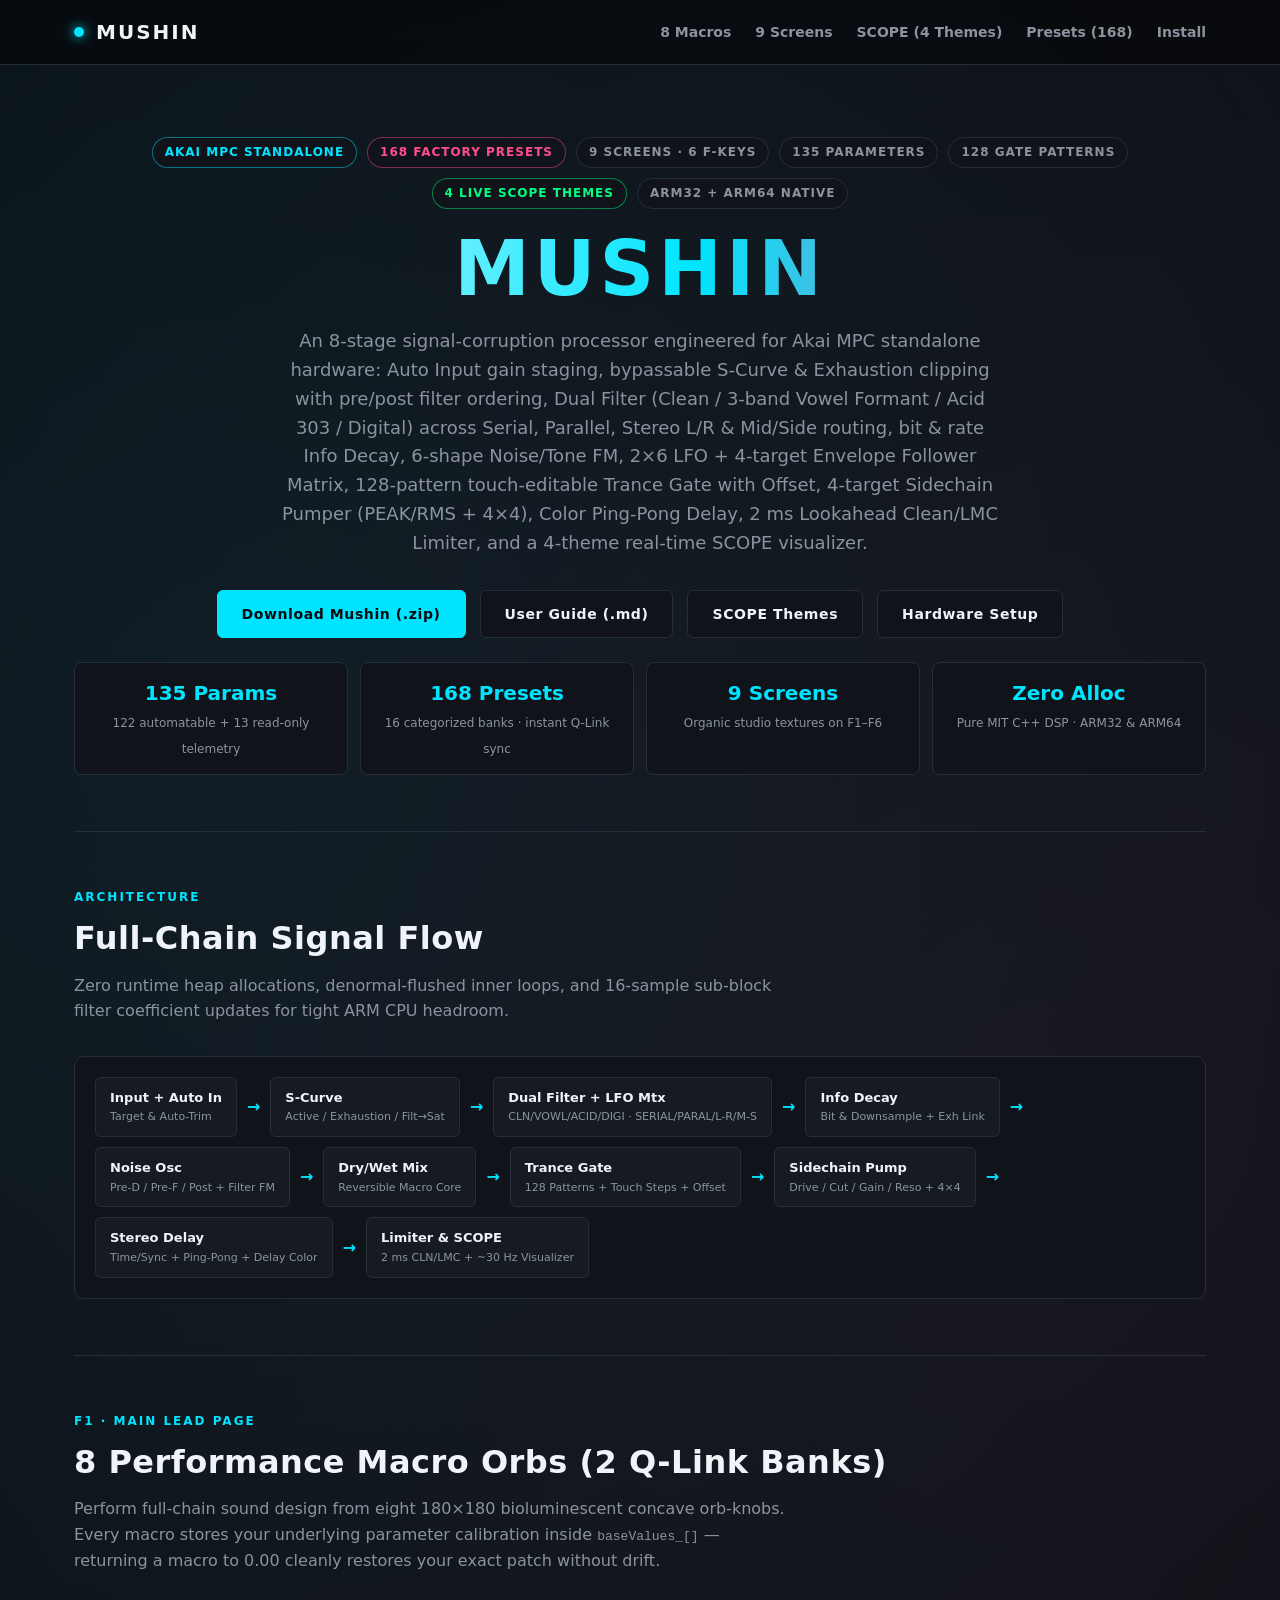
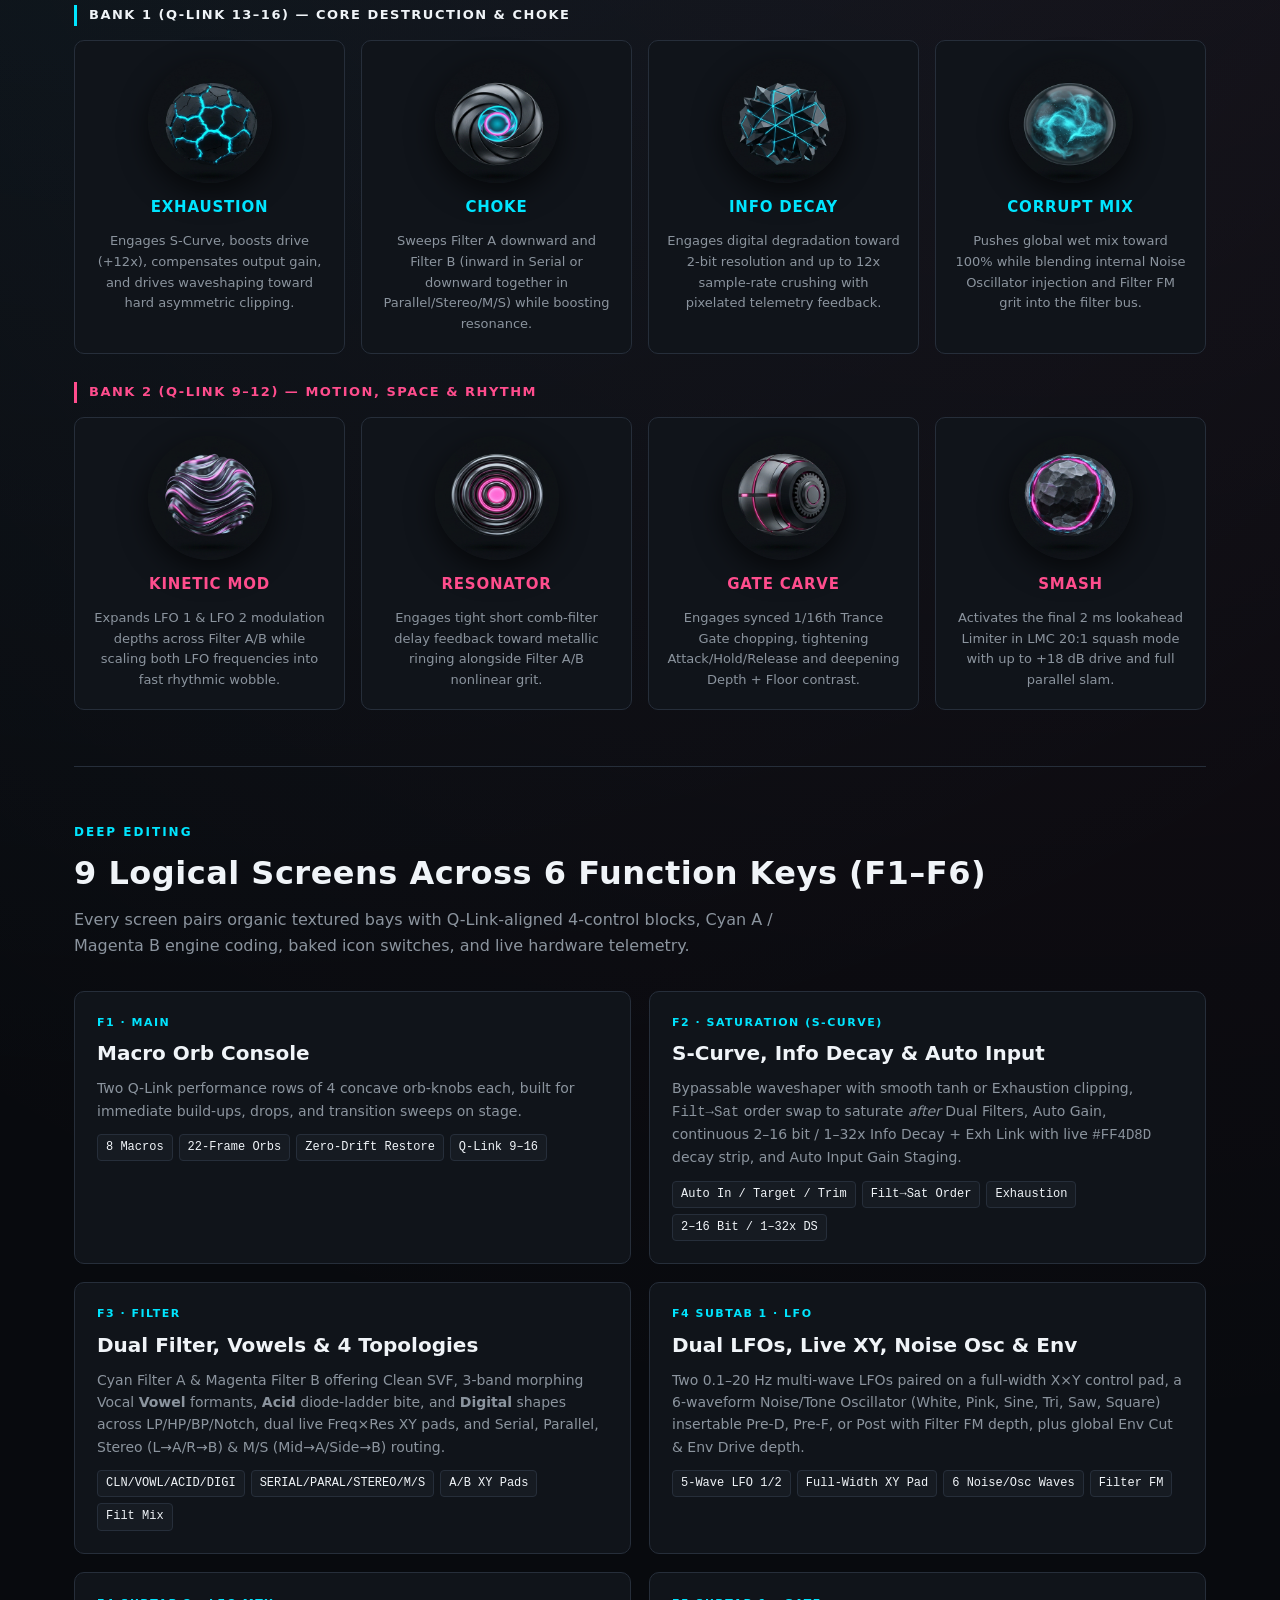
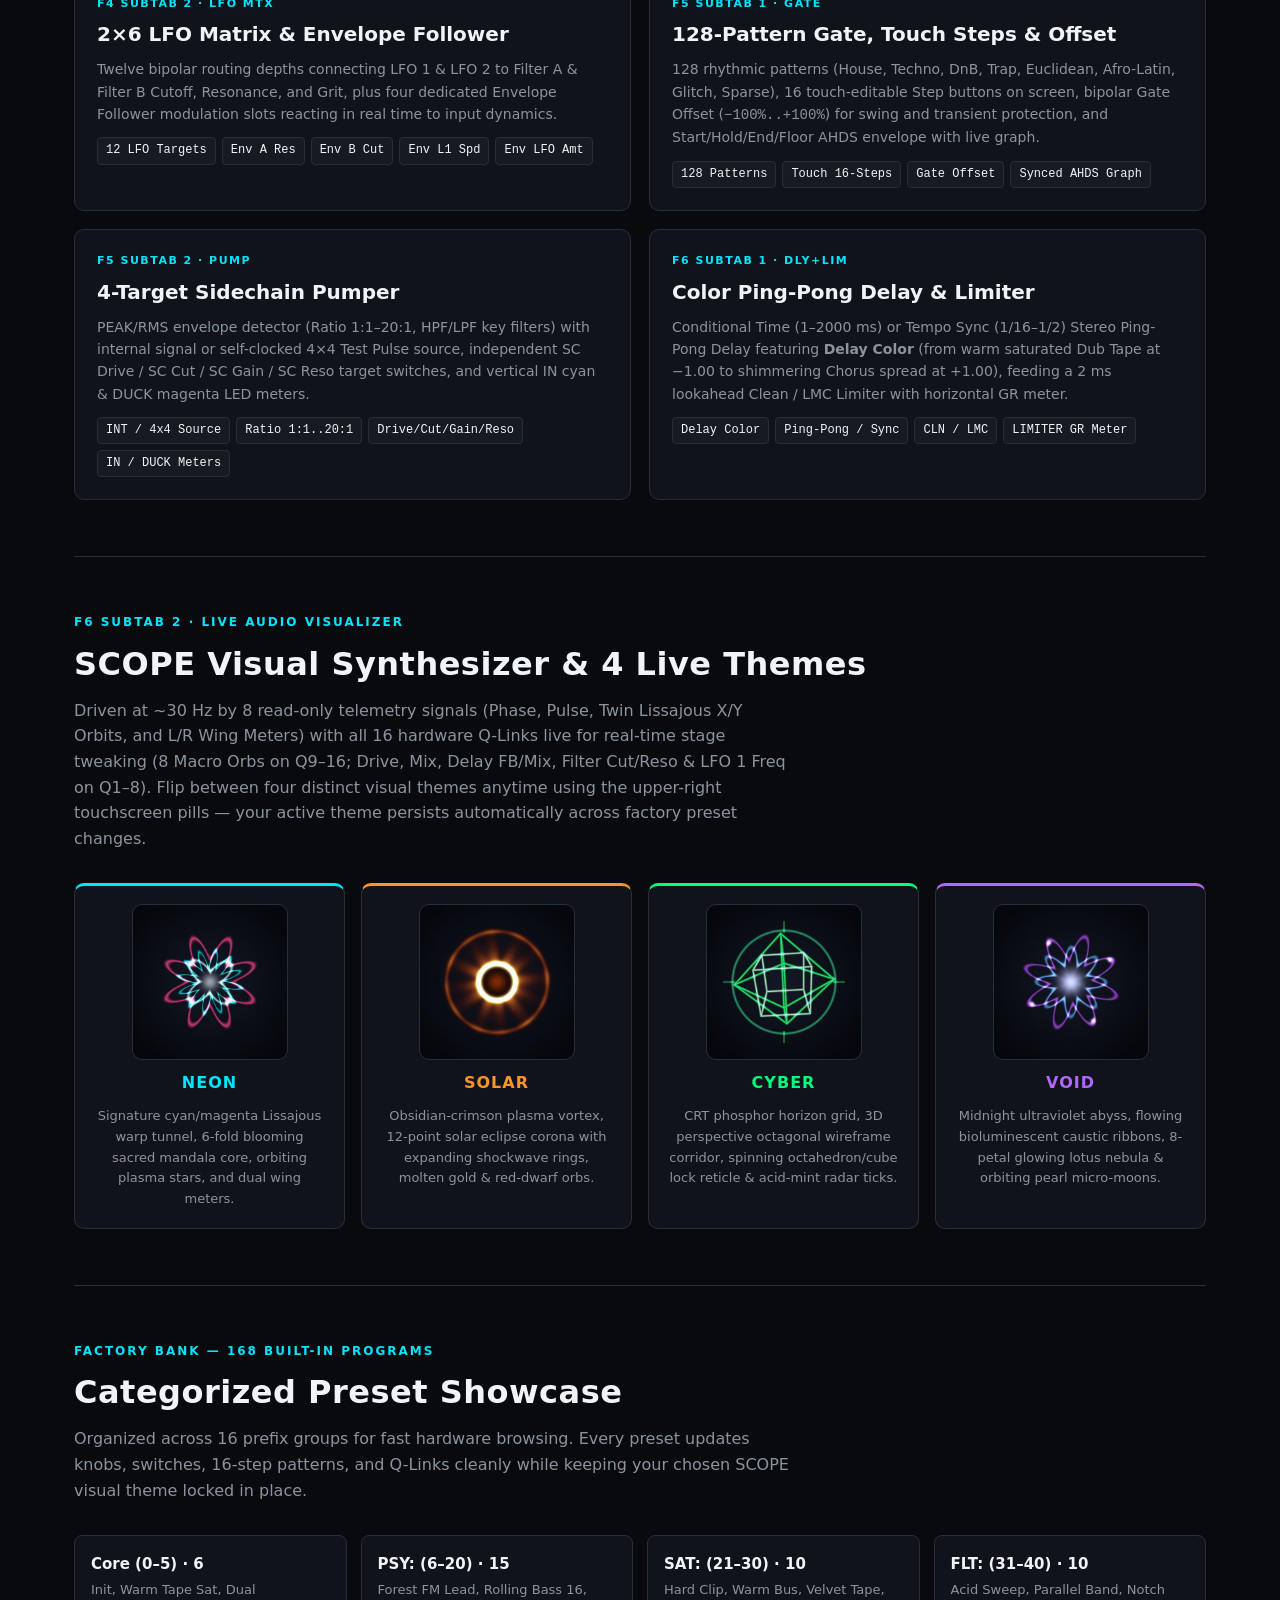
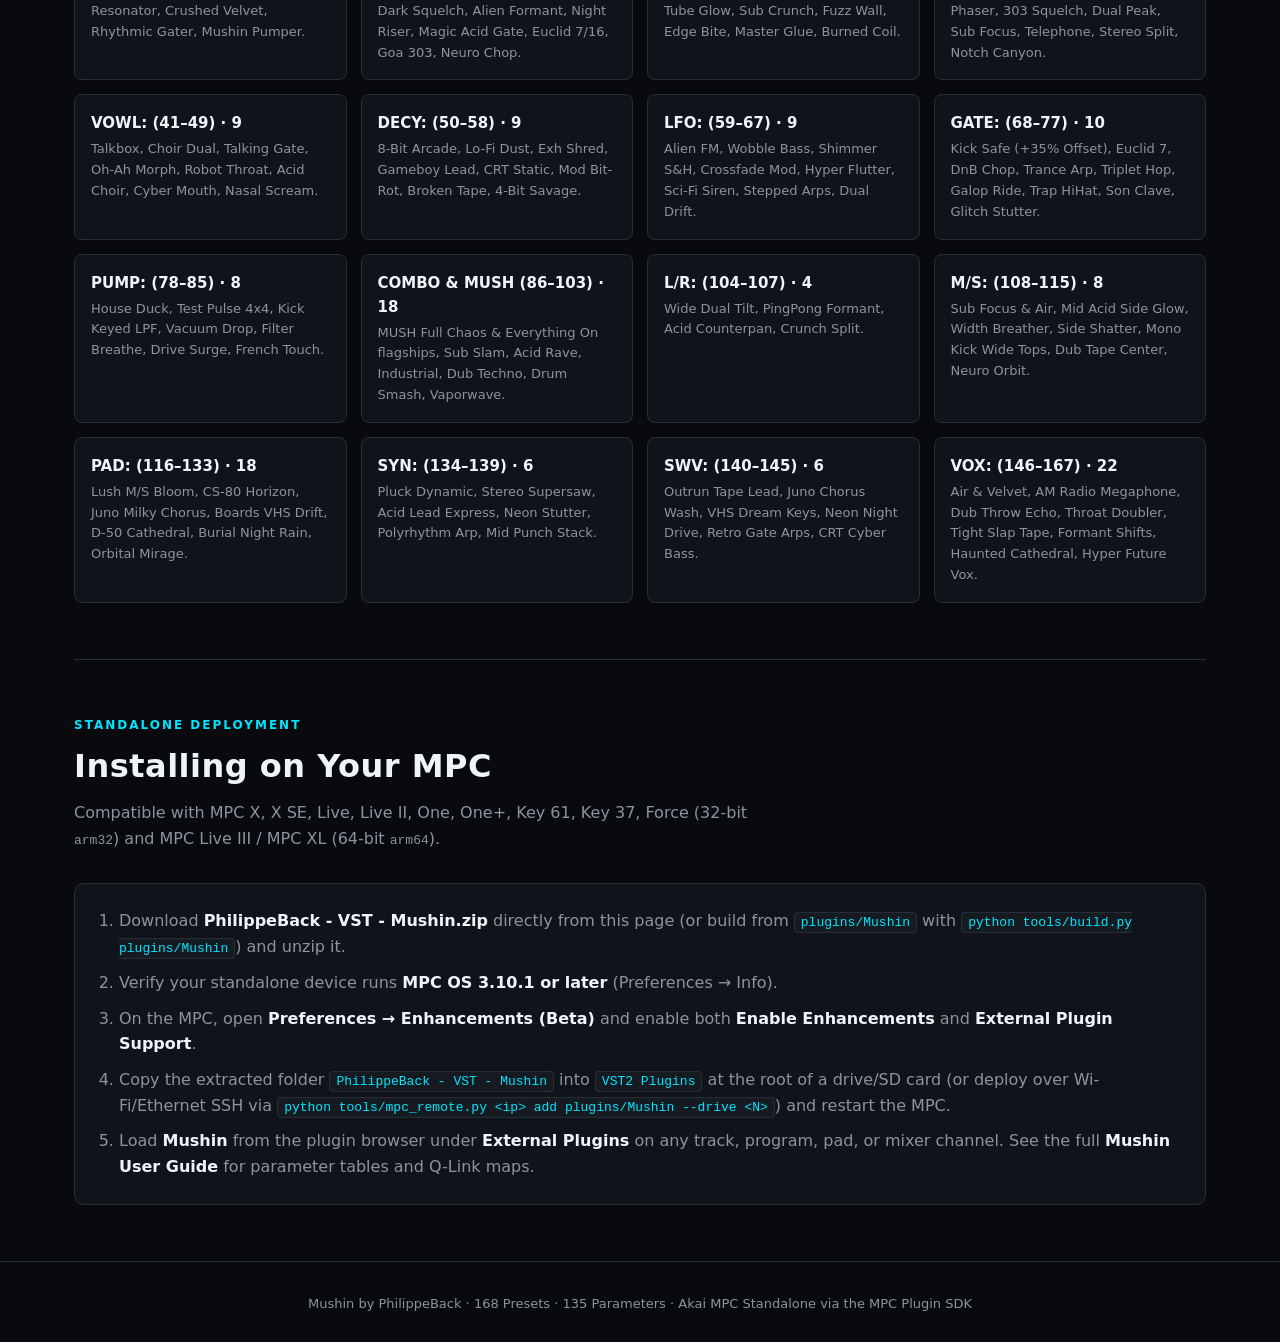
<file: index.html>
<!DOCTYPE html>
<html lang="en">
<head>
  <meta charset="utf-8">
  <meta name="viewport" content="width=device-width, initial-scale=1">
  <title>MUSHIN — Standalone MPC Signal Corruption Engine</title>
  <link rel="stylesheet" href="style.css">
</head>
<body>

<header>
  <div class="container nav">
    <div class="brand">
      <span class="dot"></span>
      <span>MUSHIN</span>
    </div>
    <nav class="nav-links">
      <a href="#macros">8 Macros</a>
      <a href="#modules">9 Screens</a>
      <a href="#scope">SCOPE (4 Themes)</a>
      <a href="#presets">Presets (168)</a>
      <a href="#install">Install</a>
    </nav>
  </div>
</header>

<main class="container">
  <section class="hero">
    <div class="badge-row">
      <span class="badge cyan">Akai MPC Standalone</span>
      <span class="badge magenta">168 Factory Presets</span>
      <span class="badge">9 Screens &middot; 6 F-Keys</span>
      <span class="badge">135 Parameters</span>
      <span class="badge">128 Gate Patterns</span>
      <span class="badge cyber">4 Live SCOPE Themes</span>
      <span class="badge">ARM32 + ARM64 Native</span>
    </div>
    <h1>MUSHIN</h1>
    <p>
      An 8-stage signal-corruption processor engineered for Akai MPC standalone hardware:
      Auto Input gain staging, bypassable S-Curve &amp; Exhaustion clipping with pre/post filter ordering,
      Dual Filter (Clean / 3-band Vowel Formant / Acid 303 / Digital) across Serial, Parallel, Stereo L/R &amp; Mid/Side routing,
      bit &amp; rate Info Decay, 6-shape Noise/Tone FM, 2&times;6 LFO + 4-target Envelope Follower Matrix,
      128-pattern touch-editable Trance Gate with Offset, 4-target Sidechain Pumper (PEAK/RMS + 4&times;4),
      Color Ping-Pong Delay, 2&nbsp;ms Lookahead Clean/LMC Limiter, and a 4-theme real-time SCOPE visualizer.
    </p>
    <div class="cta-row">
      <a class="btn" href="PhilippeBack%20-%20VST%20-%20Mushin.zip" download="PhilippeBack - VST - Mushin.zip">Download Mushin (.zip)</a>
      <a class="btn secondary" href="Mushin%20-%20User%20Guide.md">User Guide (.md)</a>
      <a class="btn secondary" href="#scope">SCOPE Themes</a>
      <a class="btn secondary" href="#install">Hardware Setup</a>
    </div>

    <div class="specs-strip">
      <div class="spec-box"><strong>135 Params</strong><span>122 automatable + 13 read-only telemetry</span></div>
      <div class="spec-box"><strong>168 Presets</strong><span>16 categorized banks &middot; instant Q-Link sync</span></div>
      <div class="spec-box"><strong>9 Screens</strong><span>Organic studio textures on F1&ndash;F6</span></div>
      <div class="spec-box"><strong>Zero Alloc</strong><span>Pure MIT C++ DSP &middot; ARM32 &amp; ARM64</span></div>
    </div>
  </section>

  <section class="section">
    <div class="section-head">
      <div class="eyebrow">Architecture</div>
      <h2>Full-Chain Signal Flow</h2>
      <p>Zero runtime heap allocations, denormal-flushed inner loops, and 16-sample sub-block filter coefficient updates for tight ARM CPU headroom.</p>
    </div>
    <div class="chain">
      <div class="chain-node">Input + Auto In<span>Target &amp; Auto-Trim</span></div>
      <div class="chain-arrow">&rarr;</div>
      <div class="chain-node">S-Curve<span>Active / Exhaustion / Filt&rarr;Sat</span></div>
      <div class="chain-arrow">&rarr;</div>
      <div class="chain-node">Dual Filter + LFO Mtx<span>CLN/VOWL/ACID/DIGI &middot; SERIAL/PARAL/L-R/M-S</span></div>
      <div class="chain-arrow">&rarr;</div>
      <div class="chain-node">Info Decay<span>Bit &amp; Downsample + Exh Link</span></div>
      <div class="chain-arrow">&rarr;</div>
      <div class="chain-node">Noise Osc<span>Pre-D / Pre-F / Post + Filter FM</span></div>
      <div class="chain-arrow">&rarr;</div>
      <div class="chain-node">Dry/Wet Mix<span>Reversible Macro Core</span></div>
      <div class="chain-arrow">&rarr;</div>
      <div class="chain-node">Trance Gate<span>128 Patterns + Touch Steps + Offset</span></div>
      <div class="chain-arrow">&rarr;</div>
      <div class="chain-node">Sidechain Pump<span>Drive / Cut / Gain / Reso + 4&times;4</span></div>
      <div class="chain-arrow">&rarr;</div>
      <div class="chain-node">Stereo Delay<span>Time/Sync + Ping-Pong + Delay Color</span></div>
      <div class="chain-arrow">&rarr;</div>
      <div class="chain-node">Limiter &amp; SCOPE<span>2 ms CLN/LMC + ~30 Hz Visualizer</span></div>
    </div>
  </section>

  <section class="section" id="macros">
    <div class="section-head">
      <div class="eyebrow">F1 &middot; MAIN Lead Page</div>
      <h2>8 Performance Macro Orbs (2 Q-Link Banks)</h2>
      <p>
        Perform full-chain sound design from eight 180&times;180 bioluminescent concave orb-knobs.
        Every macro stores your underlying parameter calibration inside <code>baseValues_[]</code> &mdash;
        returning a macro to 0.00 cleanly restores your exact patch without drift.
      </p>
    </div>

    <div class="bank-label">Bank 1 (Q-Link 13&ndash;16) &mdash; Core Destruction &amp; Choke</div>
    <div class="macro-grid">
      <article class="macro-card">
        <div class="orb-frame orb-0"></div>
        <h3>EXHAUSTION</h3>
        <p>Engages S-Curve, boosts drive (+12x), compensates output gain, and drives waveshaping toward hard asymmetric clipping.</p>
      </article>
      <article class="macro-card">
        <div class="orb-frame orb-1"></div>
        <h3>CHOKE</h3>
        <p>Sweeps Filter A downward and Filter B (inward in Serial or downward together in Parallel/Stereo/M/S) while boosting resonance.</p>
      </article>
      <article class="macro-card">
        <div class="orb-frame orb-2"></div>
        <h3>INFO DECAY</h3>
        <p>Engages digital degradation toward 2-bit resolution and up to 12x sample-rate crushing with pixelated telemetry feedback.</p>
      </article>
      <article class="macro-card">
        <div class="orb-frame orb-3"></div>
        <h3>CORRUPT MIX</h3>
        <p>Pushes global wet mix toward 100% while blending internal Noise Oscillator injection and Filter FM grit into the filter bus.</p>
      </article>
    </div>

    <div class="bank-label magenta">Bank 2 (Q-Link 9&ndash;12) &mdash; Motion, Space &amp; Rhythm</div>
    <div class="macro-grid">
      <article class="macro-card mag">
        <div class="orb-frame orb-4"></div>
        <h3>KINETIC MOD</h3>
        <p>Expands LFO 1 &amp; LFO 2 modulation depths across Filter A/B while scaling both LFO frequencies into fast rhythmic wobble.</p>
      </article>
      <article class="macro-card mag">
        <div class="orb-frame orb-5"></div>
        <h3>RESONATOR</h3>
        <p>Engages tight short comb-filter delay feedback toward metallic ringing alongside Filter A/B nonlinear grit.</p>
      </article>
      <article class="macro-card mag">
        <div class="orb-frame orb-6"></div>
        <h3>GATE CARVE</h3>
        <p>Engages synced 1/16th Trance Gate chopping, tightening Attack/Hold/Release and deepening Depth + Floor contrast.</p>
      </article>
      <article class="macro-card mag">
        <div class="orb-frame orb-7"></div>
        <h3>SMASH</h3>
        <p>Activates the final 2&nbsp;ms lookahead Limiter in LMC 20:1 squash mode with up to +18&nbsp;dB drive and full parallel slam.</p>
      </article>
    </div>
  </section>

  <section class="section" id="modules">
    <div class="section-head">
      <div class="eyebrow">Deep Editing</div>
      <h2>9 Logical Screens Across 6 Function Keys (F1&ndash;F6)</h2>
      <p>Every screen pairs organic textured bays with Q-Link-aligned 4-control blocks, Cyan A / Magenta B engine coding, baked icon switches, and live hardware telemetry.</p>
    </div>

    <div class="modules-grid">
      <div class="module-card">
        <div class="mod-tag">F1 &middot; MAIN</div>
        <h3>Macro Orb Console</h3>
        <p>Two Q-Link performance rows of 4 concave orb-knobs each, built for immediate build-ups, drops, and transition sweeps on stage.</p>
        <div class="param-pills">
          <span class="pill">8 Macros</span><span class="pill">22-Frame Orbs</span>
          <span class="pill">Zero-Drift Restore</span><span class="pill">Q-Link 9&ndash;16</span>
        </div>
      </div>

      <div class="module-card">
        <div class="mod-tag">F2 &middot; SATURATION (S-CURVE)</div>
        <h3>S-Curve, Info Decay &amp; Auto Input</h3>
        <p>Bypassable waveshaper with smooth tanh or Exhaustion clipping, <code>Filt&rarr;Sat</code> order swap to saturate <em>after</em> Dual Filters, Auto Gain, continuous 2&ndash;16&nbsp;bit / 1&ndash;32x Info Decay + Exh Link with live <code>#FF4D8D</code> decay strip, and Auto Input Gain Staging.</p>
        <div class="param-pills">
          <span class="pill">Auto In / Target / Trim</span><span class="pill">Filt&rarr;Sat Order</span>
          <span class="pill">Exhaustion</span><span class="pill">2&ndash;16 Bit / 1&ndash;32x DS</span>
        </div>
      </div>

      <div class="module-card">
        <div class="mod-tag">F3 &middot; FILTER</div>
        <h3>Dual Filter, Vowels &amp; 4 Topologies</h3>
        <p>Cyan Filter A &amp; Magenta Filter B offering Clean SVF, 3-band morphing Vocal <strong>Vowel</strong> formants, <strong>Acid</strong> diode-ladder bite, and <strong>Digital</strong> shapes across LP/HP/BP/Notch, dual live Freq&times;Res XY pads, and Serial, Parallel, Stereo (L&rarr;A/R&rarr;B) &amp; M/S (Mid&rarr;A/Side&rarr;B) routing.</p>
        <div class="param-pills">
          <span class="pill">CLN/VOWL/ACID/DIGI</span><span class="pill">SERIAL/PARAL/STEREO/M/S</span>
          <span class="pill">A/B XY Pads</span><span class="pill">Filt Mix</span>
        </div>
      </div>

      <div class="module-card">
        <div class="mod-tag">F4 SubTab 1 &middot; LFO</div>
        <h3>Dual LFOs, Live XY, Noise Osc &amp; Env</h3>
        <p>Two 0.1&ndash;20&nbsp;Hz multi-wave LFOs paired on a full-width X&times;Y control pad, a 6-waveform Noise/Tone Oscillator (White, Pink, Sine, Tri, Saw, Square) insertable Pre-D, Pre-F, or Post with Filter FM depth, plus global Env Cut &amp; Env Drive depth.</p>
        <div class="param-pills">
          <span class="pill">5-Wave LFO 1/2</span><span class="pill">Full-Width XY Pad</span>
          <span class="pill">6 Noise/Osc Waves</span><span class="pill">Filter FM</span>
        </div>
      </div>

      <div class="module-card">
        <div class="mod-tag">F4 SubTab 2 &middot; LFO MTX</div>
        <h3>2&times;6 LFO Matrix &amp; Envelope Follower</h3>
        <p>Twelve bipolar routing depths connecting LFO 1 &amp; LFO 2 to Filter A &amp; Filter B Cutoff, Resonance, and Grit, plus four dedicated Envelope Follower modulation slots reacting in real time to input dynamics.</p>
        <div class="param-pills">
          <span class="pill">12 LFO Targets</span><span class="pill">Env A Res</span>
          <span class="pill">Env B Cut</span><span class="pill">Env L1 Spd</span><span class="pill">Env LFO Amt</span>
        </div>
      </div>

      <div class="module-card">
        <div class="mod-tag">F5 SubTab 1 &middot; GATE</div>
        <h3>128-Pattern Gate, Touch Steps &amp; Offset</h3>
        <p>128 rhythmic patterns (House, Techno, DnB, Trap, Euclidean, Afro-Latin, Glitch, Sparse), 16 touch-editable Step buttons on screen, bipolar Gate Offset (<code>&minus;100%..+100%</code>) for swing and transient protection, and Start/Hold/End/Floor AHDS envelope with live graph.</p>
        <div class="param-pills">
          <span class="pill">128 Patterns</span><span class="pill">Touch 16-Steps</span>
          <span class="pill">Gate Offset</span><span class="pill">Synced AHDS Graph</span>
        </div>
      </div>

      <div class="module-card">
        <div class="mod-tag">F5 SubTab 2 &middot; PUMP</div>
        <h3>4-Target Sidechain Pumper</h3>
        <p>PEAK/RMS envelope detector (Ratio 1:1&ndash;20:1, HPF/LPF key filters) with internal signal or self-clocked 4&times;4 Test Pulse source, independent SC Drive / SC Cut / SC Gain / SC Reso target switches, and vertical IN cyan &amp; DUCK magenta LED meters.</p>
        <div class="param-pills">
          <span class="pill">INT / 4x4 Source</span><span class="pill">Ratio 1:1..20:1</span>
          <span class="pill">Drive/Cut/Gain/Reso</span><span class="pill">IN / DUCK Meters</span>
        </div>
      </div>

      <div class="module-card">
        <div class="mod-tag">F6 SubTab 1 &middot; DLY+LIM</div>
        <h3>Color Ping-Pong Delay &amp; Limiter</h3>
        <p>Conditional Time (1&ndash;2000&nbsp;ms) or Tempo Sync (1/16&ndash;1/2) Stereo Ping-Pong Delay featuring <strong>Delay Color</strong> (from warm saturated Dub Tape at &minus;1.00 to shimmering Chorus spread at +1.00), feeding a 2&nbsp;ms lookahead Clean / LMC Limiter with horizontal GR meter.</p>
        <div class="param-pills">
          <span class="pill">Delay Color</span><span class="pill">Ping-Pong / Sync</span>
          <span class="pill">CLN / LMC</span><span class="pill">LIMITER GR Meter</span>
        </div>
      </div>
    </div>
  </section>

  <section class="section" id="scope">
    <div class="section-head">
      <div class="eyebrow">F6 SubTab 2 &middot; Live Audio Visualizer</div>
      <h2>SCOPE Visual Synthesizer &amp; 4 Live Themes</h2>
      <p>
        Driven at ~30&nbsp;Hz by 8 read-only telemetry signals (Phase, Pulse, Twin Lissajous X/Y Orbits, and L/R Wing Meters)
        with all 16 hardware Q-Links live for real-time stage tweaking (8 Macro Orbs on Q9&ndash;16; Drive, Mix, Delay FB/Mix, Filter Cut/Reso &amp; LFO 1 Freq on Q1&ndash;8).
        Flip between four distinct visual themes anytime using the upper-right touchscreen pills &mdash; your active theme persists automatically across factory preset changes.
      </p>
    </div>

    <div class="scope-grid">
      <article class="scope-card neon">
        <div class="scope-thumb"><img src="assets/scope_neon.png" alt="NEON Scope Mandala Preview"></div>
        <h3>NEON</h3>
        <p>Signature cyan/magenta Lissajous warp tunnel, 6-fold blooming sacred mandala core, orbiting plasma stars, and dual wing meters.</p>
      </article>
      <article class="scope-card solar">
        <div class="scope-thumb"><img src="assets/scope_solar.png" alt="SOLAR Scope Eclipse Preview"></div>
        <h3>SOLAR</h3>
        <p>Obsidian-crimson plasma vortex, 12-point solar eclipse corona with expanding shockwave rings, molten gold &amp; red-dwarf orbs.</p>
      </article>
      <article class="scope-card cyber">
        <div class="scope-thumb"><img src="assets/scope_cyber.png" alt="CYBER Scope Wireframe Preview"></div>
        <h3>CYBER</h3>
        <p>CRT phosphor horizon grid, 3D perspective octagonal wireframe corridor, spinning octahedron/cube lock reticle &amp; acid-mint radar ticks.</p>
      </article>
      <article class="scope-card void">
        <div class="scope-thumb"><img src="assets/scope_void.png" alt="VOID Scope Lotus Preview"></div>
        <h3>VOID</h3>
        <p>Midnight ultraviolet abyss, flowing bioluminescent caustic ribbons, 8-petal glowing lotus nebula &amp; orbiting pearl micro-moons.</p>
      </article>
    </div>
  </section>

  <section class="section" id="presets">
    <div class="section-head">
      <div class="eyebrow">Factory Bank &mdash; 168 Built-In Programs</div>
      <h2>Categorized Preset Showcase</h2>
      <p>Organized across 16 prefix groups for fast hardware browsing. Every preset updates knobs, switches, 16-step patterns, and Q-Links cleanly while keeping your chosen SCOPE visual theme locked in place.</p>
    </div>
    <div class="presets-grid">
      <div class="preset-card"><h4>Core (0&ndash;5) &middot; 6</h4><p>Init, Warm Tape Sat, Dual Resonator, Crushed Velvet, Rhythmic Gater, Mushin Pumper.</p></div>
      <div class="preset-card"><h4>PSY: (6&ndash;20) &middot; 15</h4><p>Forest FM Lead, Rolling Bass 16, Dark Squelch, Alien Formant, Night Riser, Magic Acid Gate, Euclid 7/16, Goa 303, Neuro Chop.</p></div>
      <div class="preset-card"><h4>SAT: (21&ndash;30) &middot; 10</h4><p>Hard Clip, Warm Bus, Velvet Tape, Tube Glow, Sub Crunch, Fuzz Wall, Edge Bite, Master Glue, Burned Coil.</p></div>
      <div class="preset-card"><h4>FLT: (31&ndash;40) &middot; 10</h4><p>Acid Sweep, Parallel Band, Notch Phaser, 303 Squelch, Dual Peak, Sub Focus, Telephone, Stereo Split, Notch Canyon.</p></div>
      <div class="preset-card"><h4>VOWL: (41&ndash;49) &middot; 9</h4><p>Talkbox, Choir Dual, Talking Gate, Oh-Ah Morph, Robot Throat, Acid Choir, Cyber Mouth, Nasal Scream.</p></div>
      <div class="preset-card"><h4>DECY: (50&ndash;58) &middot; 9</h4><p>8-Bit Arcade, Lo-Fi Dust, Exh Shred, Gameboy Lead, CRT Static, Mod Bit-Rot, Broken Tape, 4-Bit Savage.</p></div>
      <div class="preset-card"><h4>LFO: (59&ndash;67) &middot; 9</h4><p>Alien FM, Wobble Bass, Shimmer S&amp;H, Crossfade Mod, Hyper Flutter, Sci-Fi Siren, Stepped Arps, Dual Drift.</p></div>
      <div class="preset-card"><h4>GATE: (68&ndash;77) &middot; 10</h4><p>Kick Safe (+35% Offset), Euclid 7, DnB Chop, Trance Arp, Triplet Hop, Galop Ride, Trap HiHat, Son Clave, Glitch Stutter.</p></div>
      <div class="preset-card"><h4>PUMP: (78&ndash;85) &middot; 8</h4><p>House Duck, Test Pulse 4x4, Kick Keyed LPF, Vacuum Drop, Filter Breathe, Drive Surge, French Touch.</p></div>
      <div class="preset-card"><h4>COMBO &amp; MUSH (86&ndash;103) &middot; 18</h4><p>MUSH Full Chaos &amp; Everything On flagships, Sub Slam, Acid Rave, Industrial, Dub Techno, Drum Smash, Vaporwave.</p></div>
      <div class="preset-card"><h4>L/R: (104&ndash;107) &middot; 4</h4><p>Wide Dual Tilt, PingPong Formant, Acid Counterpan, Crunch Split.</p></div>
      <div class="preset-card"><h4>M/S: (108&ndash;115) &middot; 8</h4><p>Sub Focus &amp; Air, Mid Acid Side Glow, Width Breather, Side Shatter, Mono Kick Wide Tops, Dub Tape Center, Neuro Orbit.</p></div>
      <div class="preset-card"><h4>PAD: (116&ndash;133) &middot; 18</h4><p>Lush M/S Bloom, CS-80 Horizon, Juno Milky Chorus, Boards VHS Drift, D-50 Cathedral, Burial Night Rain, Orbital Mirage.</p></div>
      <div class="preset-card"><h4>SYN: (134&ndash;139) &middot; 6</h4><p>Pluck Dynamic, Stereo Supersaw, Acid Lead Express, Neon Stutter, Polyrhythm Arp, Mid Punch Stack.</p></div>
      <div class="preset-card"><h4>SWV: (140&ndash;145) &middot; 6</h4><p>Outrun Tape Lead, Juno Chorus Wash, VHS Dream Keys, Neon Night Drive, Retro Gate Arps, CRT Cyber Bass.</p></div>
      <div class="preset-card"><h4>VOX: (146&ndash;167) &middot; 22</h4><p>Air &amp; Velvet, AM Radio Megaphone, Dub Throw Echo, Throat Doubler, Tight Slap Tape, Formant Shifts, Haunted Cathedral, Hyper Future Vox.</p></div>
    </div>
  </section>

  <section class="section" id="install">
    <div class="section-head">
      <div class="eyebrow">Standalone Deployment</div>
      <h2>Installing on Your MPC</h2>
      <p>Compatible with MPC X, X SE, Live, Live II, One, One+, Key 61, Key 37, Force (32-bit <code>arm32</code>) and MPC Live III / MPC XL (64-bit <code>arm64</code>).</p>
    </div>
    <div class="install-box">
      <ol>
        <li>Download <a href="PhilippeBack%20-%20VST%20-%20Mushin.zip" download="PhilippeBack - VST - Mushin.zip"><strong>PhilippeBack - VST - Mushin.zip</strong></a> directly from this page (or build from <code>plugins/Mushin</code> with <code>python tools/build.py plugins/Mushin</code>) and unzip it.</li>
        <li>Verify your standalone device runs <strong>MPC OS 3.10.1 or later</strong> (Preferences &rarr; Info).</li>
        <li>On the MPC, open <strong>Preferences &rarr; Enhancements (Beta)</strong> and enable both <strong>Enable Enhancements</strong> and <strong>External Plugin Support</strong>.</li>
        <li>Copy the extracted folder <code>PhilippeBack - VST - Mushin</code> into <code>VST2 Plugins</code> at the root of a drive/SD card (or deploy over Wi-Fi/Ethernet SSH via <code>python tools/mpc_remote.py &lt;ip&gt; add plugins/Mushin --drive &lt;N&gt;</code>) and restart the MPC.</li>
        <li>Load <strong>Mushin</strong> from the plugin browser under <strong>External Plugins</strong> on any track, program, pad, or mixer channel. See the full <a href="Mushin%20-%20User%20Guide.md"><strong>Mushin User Guide</strong></a> for parameter tables and Q-Link maps.</li>
      </ol>
    </div>
  </section>
</main>

<footer>
  <div class="container">
    Mushin by PhilippeBack &middot; 168 Presets &middot; 135 Parameters &middot; Akai MPC Standalone via the MPC Plugin SDK
  </div>
</footer>

</body>
</html>
</file>
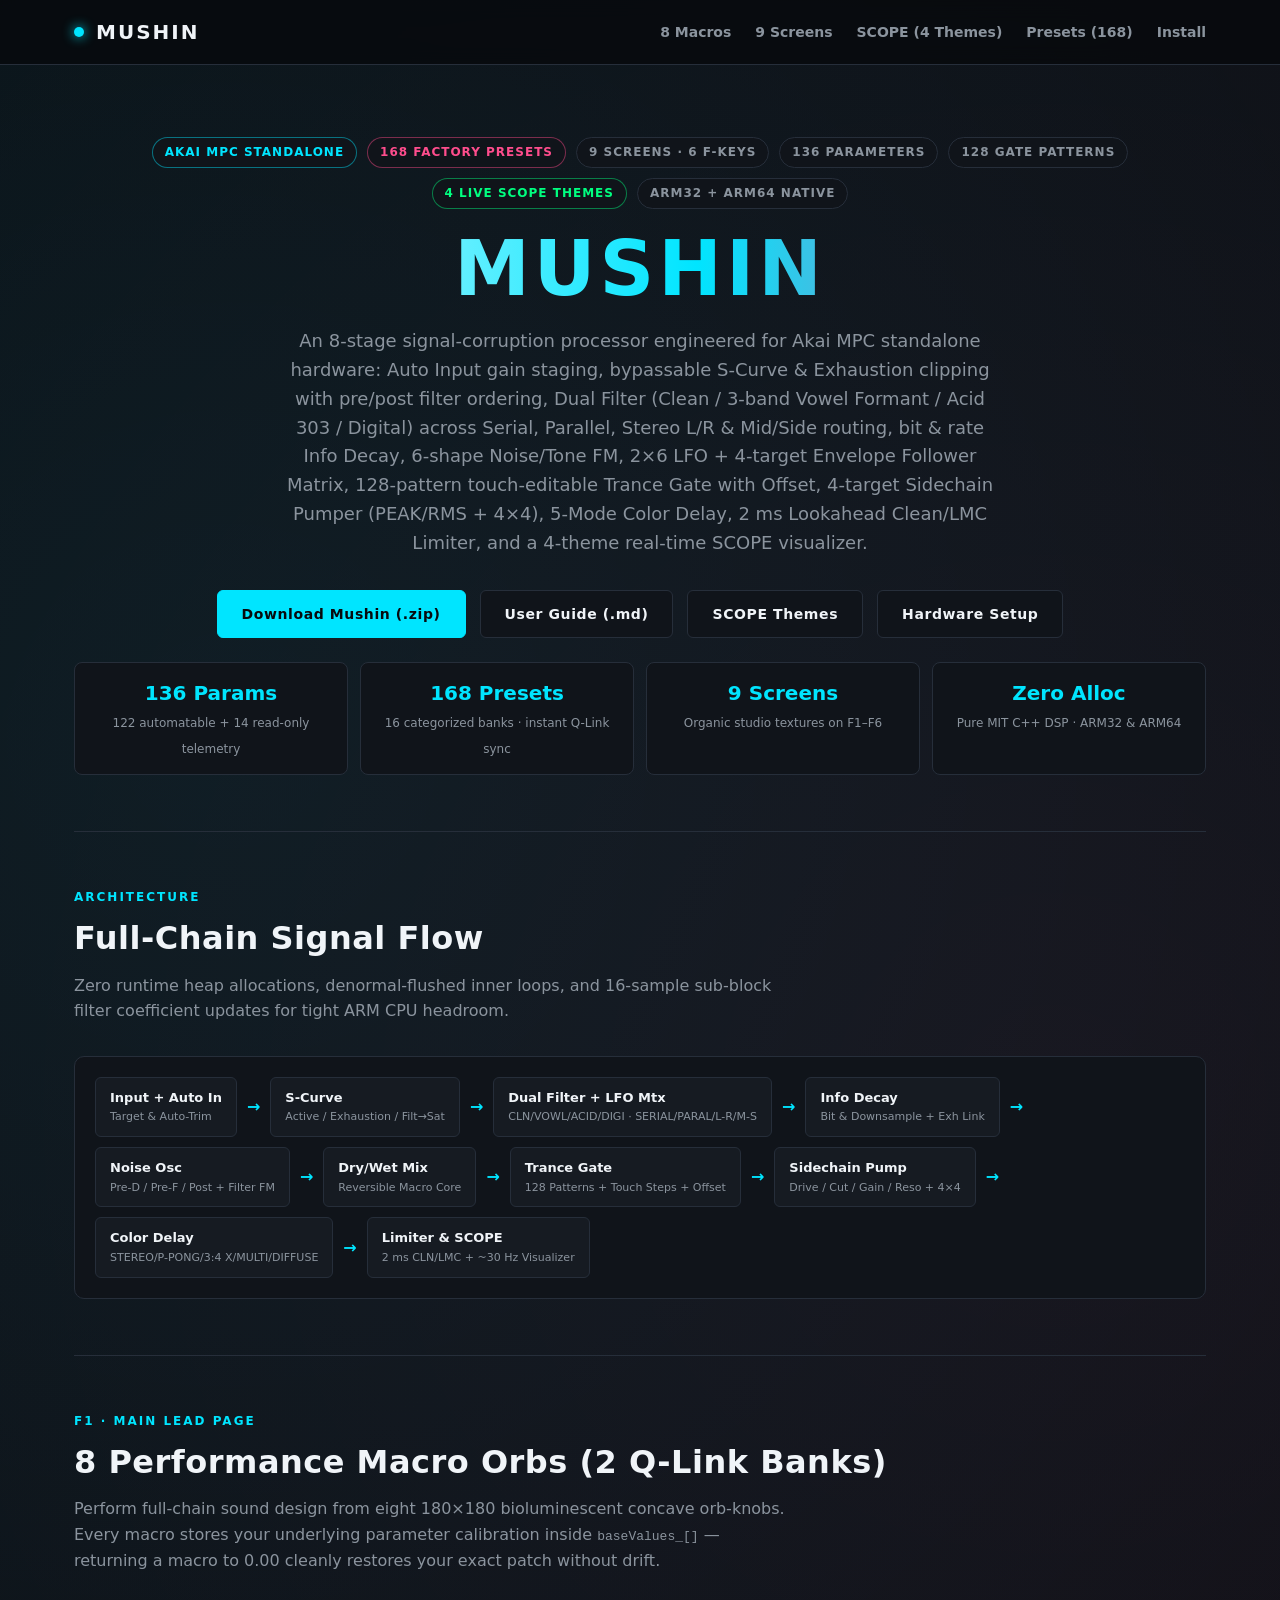
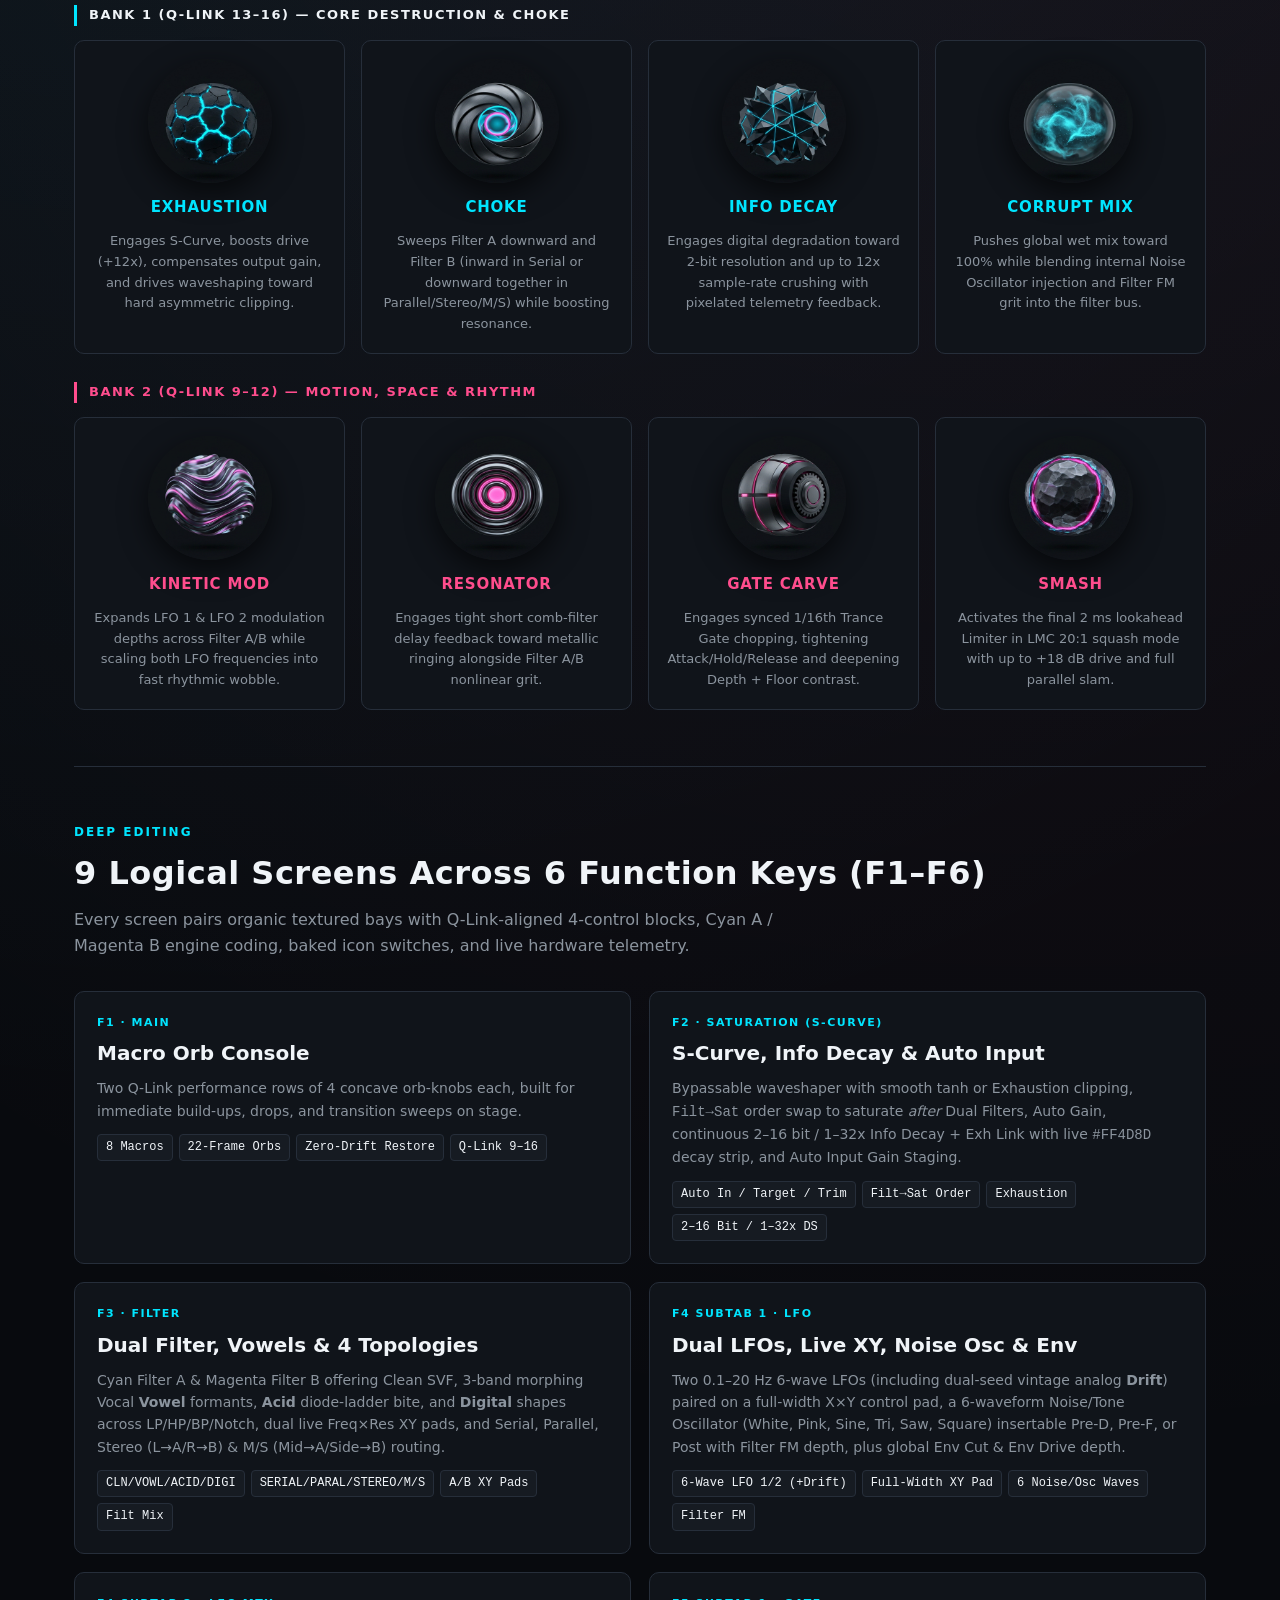
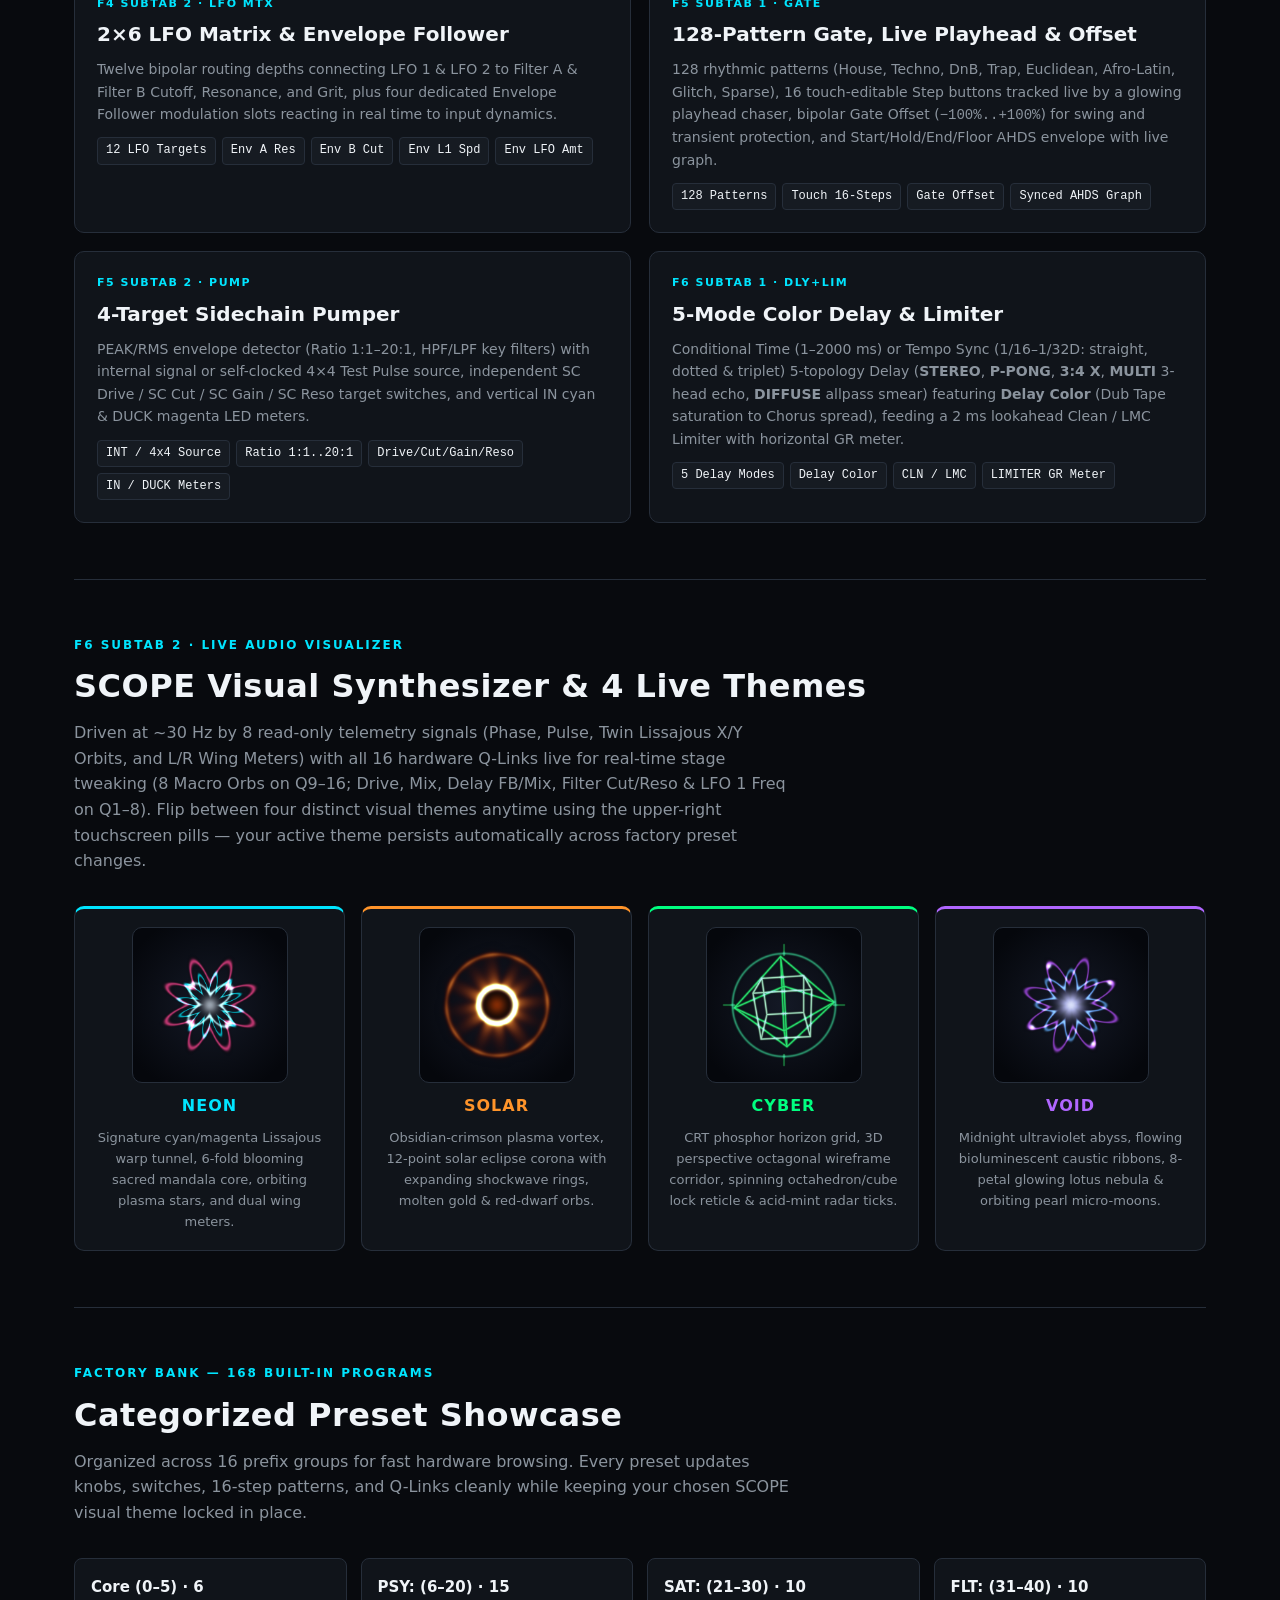
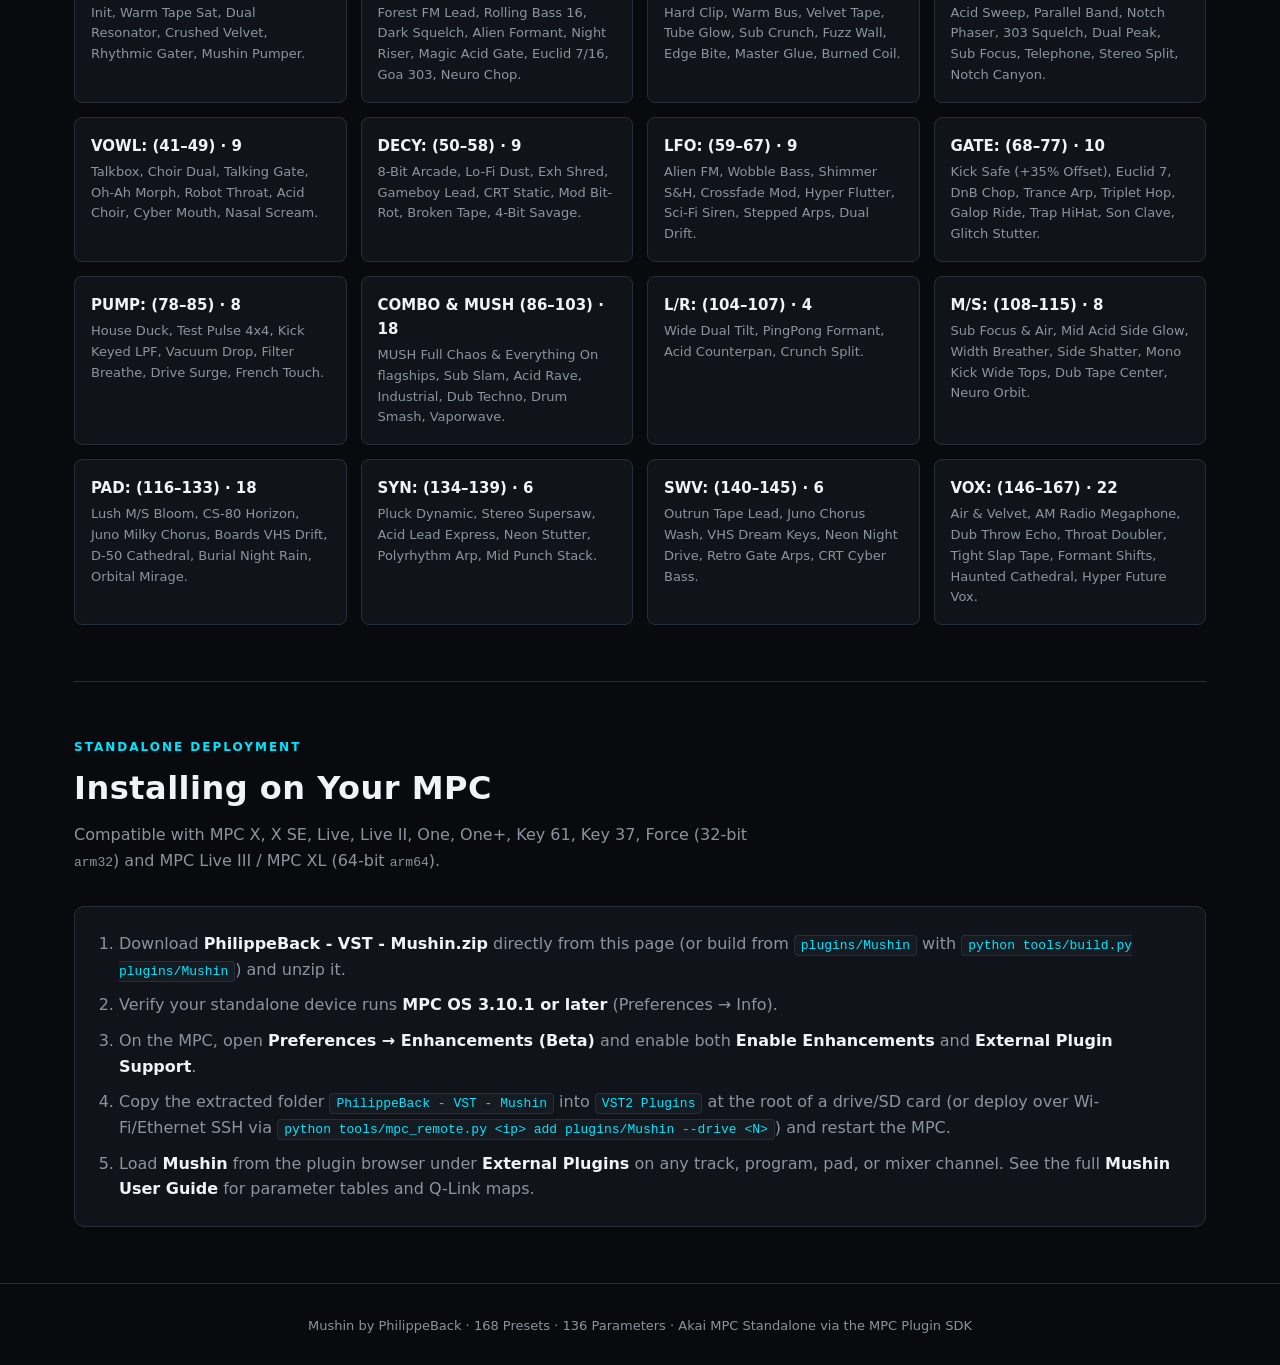
<file: plugins/Mushin/site/index.html>
<!DOCTYPE html>
<html lang="en">
<head>
  <meta charset="utf-8">
  <meta name="viewport" content="width=device-width, initial-scale=1">
  <title>MUSHIN — Standalone MPC Signal Corruption Engine</title>
  <link rel="stylesheet" href="style.css">
</head>
<body>

<header>
  <div class="container nav">
    <div class="brand">
      <span class="dot"></span>
      <span>MUSHIN</span>
    </div>
    <nav class="nav-links">
      <a href="#macros">8 Macros</a>
      <a href="#modules">9 Screens</a>
      <a href="#scope">SCOPE (4 Themes)</a>
      <a href="#presets">Presets (168)</a>
      <a href="#install">Install</a>
    </nav>
  </div>
</header>

<main class="container">
  <section class="hero">
    <div class="badge-row">
      <span class="badge cyan">Akai MPC Standalone</span>
      <span class="badge magenta">168 Factory Presets</span>
      <span class="badge">9 Screens &middot; 6 F-Keys</span>
      <span class="badge">136 Parameters</span>
      <span class="badge">128 Gate Patterns</span>
      <span class="badge cyber">4 Live SCOPE Themes</span>
      <span class="badge">ARM32 + ARM64 Native</span>
    </div>
    <h1>MUSHIN</h1>
    <p>
      An 8-stage signal-corruption processor engineered for Akai MPC standalone hardware:
      Auto Input gain staging, bypassable S-Curve &amp; Exhaustion clipping with pre/post filter ordering,
      Dual Filter (Clean / 3-band Vowel Formant / Acid 303 / Digital) across Serial, Parallel, Stereo L/R &amp; Mid/Side routing,
      bit &amp; rate Info Decay, 6-shape Noise/Tone FM, 2&times;6 LFO + 4-target Envelope Follower Matrix,
      128-pattern touch-editable Trance Gate with Offset, 4-target Sidechain Pumper (PEAK/RMS + 4&times;4),
      5-Mode Color Delay, 2&nbsp;ms Lookahead Clean/LMC Limiter, and a 4-theme real-time SCOPE visualizer.
    </p>
    <div class="cta-row">
      <a class="btn" href="PhilippeBack%20-%20VST%20-%20Mushin.zip" download="PhilippeBack - VST - Mushin.zip">Download Mushin (.zip)</a>
      <a class="btn secondary" href="Mushin%20-%20User%20Guide.md">User Guide (.md)</a>
      <a class="btn secondary" href="#scope">SCOPE Themes</a>
      <a class="btn secondary" href="#install">Hardware Setup</a>
    </div>

    <div class="specs-strip">
      <div class="spec-box"><strong>136 Params</strong><span>122 automatable + 14 read-only telemetry</span></div>
      <div class="spec-box"><strong>168 Presets</strong><span>16 categorized banks &middot; instant Q-Link sync</span></div>
      <div class="spec-box"><strong>9 Screens</strong><span>Organic studio textures on F1&ndash;F6</span></div>
      <div class="spec-box"><strong>Zero Alloc</strong><span>Pure MIT C++ DSP &middot; ARM32 &amp; ARM64</span></div>
    </div>
  </section>

  <section class="section">
    <div class="section-head">
      <div class="eyebrow">Architecture</div>
      <h2>Full-Chain Signal Flow</h2>
      <p>Zero runtime heap allocations, denormal-flushed inner loops, and 16-sample sub-block filter coefficient updates for tight ARM CPU headroom.</p>
    </div>
    <div class="chain">
      <div class="chain-node">Input + Auto In<span>Target &amp; Auto-Trim</span></div>
      <div class="chain-arrow">&rarr;</div>
      <div class="chain-node">S-Curve<span>Active / Exhaustion / Filt&rarr;Sat</span></div>
      <div class="chain-arrow">&rarr;</div>
      <div class="chain-node">Dual Filter + LFO Mtx<span>CLN/VOWL/ACID/DIGI &middot; SERIAL/PARAL/L-R/M-S</span></div>
      <div class="chain-arrow">&rarr;</div>
      <div class="chain-node">Info Decay<span>Bit &amp; Downsample + Exh Link</span></div>
      <div class="chain-arrow">&rarr;</div>
      <div class="chain-node">Noise Osc<span>Pre-D / Pre-F / Post + Filter FM</span></div>
      <div class="chain-arrow">&rarr;</div>
      <div class="chain-node">Dry/Wet Mix<span>Reversible Macro Core</span></div>
      <div class="chain-arrow">&rarr;</div>
      <div class="chain-node">Trance Gate<span>128 Patterns + Touch Steps + Offset</span></div>
      <div class="chain-arrow">&rarr;</div>
      <div class="chain-node">Sidechain Pump<span>Drive / Cut / Gain / Reso + 4&times;4</span></div>
      <div class="chain-arrow">&rarr;</div>
      <div class="chain-node">Color Delay<span>STEREO/P-PONG/3:4 X/MULTI/DIFFUSE</span></div>
      <div class="chain-arrow">&rarr;</div>
      <div class="chain-node">Limiter &amp; SCOPE<span>2 ms CLN/LMC + ~30 Hz Visualizer</span></div>
    </div>
  </section>

  <section class="section" id="macros">
    <div class="section-head">
      <div class="eyebrow">F1 &middot; MAIN Lead Page</div>
      <h2>8 Performance Macro Orbs (2 Q-Link Banks)</h2>
      <p>
        Perform full-chain sound design from eight 180&times;180 bioluminescent concave orb-knobs.
        Every macro stores your underlying parameter calibration inside <code>baseValues_[]</code> &mdash;
        returning a macro to 0.00 cleanly restores your exact patch without drift.
      </p>
    </div>

    <div class="bank-label">Bank 1 (Q-Link 13&ndash;16) &mdash; Core Destruction &amp; Choke</div>
    <div class="macro-grid">
      <article class="macro-card">
        <div class="orb-frame orb-0"></div>
        <h3>EXHAUSTION</h3>
        <p>Engages S-Curve, boosts drive (+12x), compensates output gain, and drives waveshaping toward hard asymmetric clipping.</p>
      </article>
      <article class="macro-card">
        <div class="orb-frame orb-1"></div>
        <h3>CHOKE</h3>
        <p>Sweeps Filter A downward and Filter B (inward in Serial or downward together in Parallel/Stereo/M/S) while boosting resonance.</p>
      </article>
      <article class="macro-card">
        <div class="orb-frame orb-2"></div>
        <h3>INFO DECAY</h3>
        <p>Engages digital degradation toward 2-bit resolution and up to 12x sample-rate crushing with pixelated telemetry feedback.</p>
      </article>
      <article class="macro-card">
        <div class="orb-frame orb-3"></div>
        <h3>CORRUPT MIX</h3>
        <p>Pushes global wet mix toward 100% while blending internal Noise Oscillator injection and Filter FM grit into the filter bus.</p>
      </article>
    </div>

    <div class="bank-label magenta">Bank 2 (Q-Link 9&ndash;12) &mdash; Motion, Space &amp; Rhythm</div>
    <div class="macro-grid">
      <article class="macro-card mag">
        <div class="orb-frame orb-4"></div>
        <h3>KINETIC MOD</h3>
        <p>Expands LFO 1 &amp; LFO 2 modulation depths across Filter A/B while scaling both LFO frequencies into fast rhythmic wobble.</p>
      </article>
      <article class="macro-card mag">
        <div class="orb-frame orb-5"></div>
        <h3>RESONATOR</h3>
        <p>Engages tight short comb-filter delay feedback toward metallic ringing alongside Filter A/B nonlinear grit.</p>
      </article>
      <article class="macro-card mag">
        <div class="orb-frame orb-6"></div>
        <h3>GATE CARVE</h3>
        <p>Engages synced 1/16th Trance Gate chopping, tightening Attack/Hold/Release and deepening Depth + Floor contrast.</p>
      </article>
      <article class="macro-card mag">
        <div class="orb-frame orb-7"></div>
        <h3>SMASH</h3>
        <p>Activates the final 2&nbsp;ms lookahead Limiter in LMC 20:1 squash mode with up to +18&nbsp;dB drive and full parallel slam.</p>
      </article>
    </div>
  </section>

  <section class="section" id="modules">
    <div class="section-head">
      <div class="eyebrow">Deep Editing</div>
      <h2>9 Logical Screens Across 6 Function Keys (F1&ndash;F6)</h2>
      <p>Every screen pairs organic textured bays with Q-Link-aligned 4-control blocks, Cyan A / Magenta B engine coding, baked icon switches, and live hardware telemetry.</p>
    </div>

    <div class="modules-grid">
      <div class="module-card">
        <div class="mod-tag">F1 &middot; MAIN</div>
        <h3>Macro Orb Console</h3>
        <p>Two Q-Link performance rows of 4 concave orb-knobs each, built for immediate build-ups, drops, and transition sweeps on stage.</p>
        <div class="param-pills">
          <span class="pill">8 Macros</span><span class="pill">22-Frame Orbs</span>
          <span class="pill">Zero-Drift Restore</span><span class="pill">Q-Link 9&ndash;16</span>
        </div>
      </div>

      <div class="module-card">
        <div class="mod-tag">F2 &middot; SATURATION (S-CURVE)</div>
        <h3>S-Curve, Info Decay &amp; Auto Input</h3>
        <p>Bypassable waveshaper with smooth tanh or Exhaustion clipping, <code>Filt&rarr;Sat</code> order swap to saturate <em>after</em> Dual Filters, Auto Gain, continuous 2&ndash;16&nbsp;bit / 1&ndash;32x Info Decay + Exh Link with live <code>#FF4D8D</code> decay strip, and Auto Input Gain Staging.</p>
        <div class="param-pills">
          <span class="pill">Auto In / Target / Trim</span><span class="pill">Filt&rarr;Sat Order</span>
          <span class="pill">Exhaustion</span><span class="pill">2&ndash;16 Bit / 1&ndash;32x DS</span>
        </div>
      </div>

      <div class="module-card">
        <div class="mod-tag">F3 &middot; FILTER</div>
        <h3>Dual Filter, Vowels &amp; 4 Topologies</h3>
        <p>Cyan Filter A &amp; Magenta Filter B offering Clean SVF, 3-band morphing Vocal <strong>Vowel</strong> formants, <strong>Acid</strong> diode-ladder bite, and <strong>Digital</strong> shapes across LP/HP/BP/Notch, dual live Freq&times;Res XY pads, and Serial, Parallel, Stereo (L&rarr;A/R&rarr;B) &amp; M/S (Mid&rarr;A/Side&rarr;B) routing.</p>
        <div class="param-pills">
          <span class="pill">CLN/VOWL/ACID/DIGI</span><span class="pill">SERIAL/PARAL/STEREO/M/S</span>
          <span class="pill">A/B XY Pads</span><span class="pill">Filt Mix</span>
        </div>
      </div>

      <div class="module-card">
        <div class="mod-tag">F4 SubTab 1 &middot; LFO</div>
        <h3>Dual LFOs, Live XY, Noise Osc &amp; Env</h3>
        <p>Two 0.1&ndash;20&nbsp;Hz 6-wave LFOs (including dual-seed vintage analog <strong>Drift</strong>) paired on a full-width X&times;Y control pad, a 6-waveform Noise/Tone Oscillator (White, Pink, Sine, Tri, Saw, Square) insertable Pre-D, Pre-F, or Post with Filter FM depth, plus global Env Cut &amp; Env Drive depth.</p>
        <div class="param-pills">
          <span class="pill">6-Wave LFO 1/2 (+Drift)</span><span class="pill">Full-Width XY Pad</span>
          <span class="pill">6 Noise/Osc Waves</span><span class="pill">Filter FM</span>
        </div>
      </div>

      <div class="module-card">
        <div class="mod-tag">F4 SubTab 2 &middot; LFO MTX</div>
        <h3>2&times;6 LFO Matrix &amp; Envelope Follower</h3>
        <p>Twelve bipolar routing depths connecting LFO 1 &amp; LFO 2 to Filter A &amp; Filter B Cutoff, Resonance, and Grit, plus four dedicated Envelope Follower modulation slots reacting in real time to input dynamics.</p>
        <div class="param-pills">
          <span class="pill">12 LFO Targets</span><span class="pill">Env A Res</span>
          <span class="pill">Env B Cut</span><span class="pill">Env L1 Spd</span><span class="pill">Env LFO Amt</span>
        </div>
      </div>

      <div class="module-card">
        <div class="mod-tag">F5 SubTab 1 &middot; GATE</div>
        <h3>128-Pattern Gate, Live Playhead &amp; Offset</h3>
        <p>128 rhythmic patterns (House, Techno, DnB, Trap, Euclidean, Afro-Latin, Glitch, Sparse), 16 touch-editable Step buttons tracked live by a glowing playhead chaser, bipolar Gate Offset (<code>&minus;100%..+100%</code>) for swing and transient protection, and Start/Hold/End/Floor AHDS envelope with live graph.</p>
        <div class="param-pills">
          <span class="pill">128 Patterns</span><span class="pill">Touch 16-Steps</span>
          <span class="pill">Gate Offset</span><span class="pill">Synced AHDS Graph</span>
        </div>
      </div>

      <div class="module-card">
        <div class="mod-tag">F5 SubTab 2 &middot; PUMP</div>
        <h3>4-Target Sidechain Pumper</h3>
        <p>PEAK/RMS envelope detector (Ratio 1:1&ndash;20:1, HPF/LPF key filters) with internal signal or self-clocked 4&times;4 Test Pulse source, independent SC Drive / SC Cut / SC Gain / SC Reso target switches, and vertical IN cyan &amp; DUCK magenta LED meters.</p>
        <div class="param-pills">
          <span class="pill">INT / 4x4 Source</span><span class="pill">Ratio 1:1..20:1</span>
          <span class="pill">Drive/Cut/Gain/Reso</span><span class="pill">IN / DUCK Meters</span>
        </div>
      </div>

      <div class="module-card">
        <div class="mod-tag">F6 SubTab 1 &middot; DLY+LIM</div>
        <h3>5-Mode Color Delay &amp; Limiter</h3>
        <p>Conditional Time (1&ndash;2000&nbsp;ms) or Tempo Sync (1/16&ndash;1/32D: straight, dotted &amp; triplet) 5-topology Delay (<strong>STEREO</strong>, <strong>P-PONG</strong>, <strong>3:4 X</strong>, <strong>MULTI</strong> 3-head echo, <strong>DIFFUSE</strong> allpass smear) featuring <strong>Delay Color</strong> (Dub Tape saturation to Chorus spread), feeding a 2&nbsp;ms lookahead Clean / LMC Limiter with horizontal GR meter.</p>
        <div class="param-pills">
          <span class="pill">5 Delay Modes</span><span class="pill">Delay Color</span>
          <span class="pill">CLN / LMC</span><span class="pill">LIMITER GR Meter</span>
        </div>
      </div>
    </div>
  </section>

  <section class="section" id="scope">
    <div class="section-head">
      <div class="eyebrow">F6 SubTab 2 &middot; Live Audio Visualizer</div>
      <h2>SCOPE Visual Synthesizer &amp; 4 Live Themes</h2>
      <p>
        Driven at ~30&nbsp;Hz by 8 read-only telemetry signals (Phase, Pulse, Twin Lissajous X/Y Orbits, and L/R Wing Meters)
        with all 16 hardware Q-Links live for real-time stage tweaking (8 Macro Orbs on Q9&ndash;16; Drive, Mix, Delay FB/Mix, Filter Cut/Reso &amp; LFO 1 Freq on Q1&ndash;8).
        Flip between four distinct visual themes anytime using the upper-right touchscreen pills &mdash; your active theme persists automatically across factory preset changes.
      </p>
    </div>

    <div class="scope-grid">
      <article class="scope-card neon">
        <div class="scope-thumb"><img src="assets/scope_neon.png" alt="NEON Scope Mandala Preview"></div>
        <h3>NEON</h3>
        <p>Signature cyan/magenta Lissajous warp tunnel, 6-fold blooming sacred mandala core, orbiting plasma stars, and dual wing meters.</p>
      </article>
      <article class="scope-card solar">
        <div class="scope-thumb"><img src="assets/scope_solar.png" alt="SOLAR Scope Eclipse Preview"></div>
        <h3>SOLAR</h3>
        <p>Obsidian-crimson plasma vortex, 12-point solar eclipse corona with expanding shockwave rings, molten gold &amp; red-dwarf orbs.</p>
      </article>
      <article class="scope-card cyber">
        <div class="scope-thumb"><img src="assets/scope_cyber.png" alt="CYBER Scope Wireframe Preview"></div>
        <h3>CYBER</h3>
        <p>CRT phosphor horizon grid, 3D perspective octagonal wireframe corridor, spinning octahedron/cube lock reticle &amp; acid-mint radar ticks.</p>
      </article>
      <article class="scope-card void">
        <div class="scope-thumb"><img src="assets/scope_void.png" alt="VOID Scope Lotus Preview"></div>
        <h3>VOID</h3>
        <p>Midnight ultraviolet abyss, flowing bioluminescent caustic ribbons, 8-petal glowing lotus nebula &amp; orbiting pearl micro-moons.</p>
      </article>
    </div>
  </section>

  <section class="section" id="presets">
    <div class="section-head">
      <div class="eyebrow">Factory Bank &mdash; 168 Built-In Programs</div>
      <h2>Categorized Preset Showcase</h2>
      <p>Organized across 16 prefix groups for fast hardware browsing. Every preset updates knobs, switches, 16-step patterns, and Q-Links cleanly while keeping your chosen SCOPE visual theme locked in place.</p>
    </div>
    <div class="presets-grid">
      <div class="preset-card"><h4>Core (0&ndash;5) &middot; 6</h4><p>Init, Warm Tape Sat, Dual Resonator, Crushed Velvet, Rhythmic Gater, Mushin Pumper.</p></div>
      <div class="preset-card"><h4>PSY: (6&ndash;20) &middot; 15</h4><p>Forest FM Lead, Rolling Bass 16, Dark Squelch, Alien Formant, Night Riser, Magic Acid Gate, Euclid 7/16, Goa 303, Neuro Chop.</p></div>
      <div class="preset-card"><h4>SAT: (21&ndash;30) &middot; 10</h4><p>Hard Clip, Warm Bus, Velvet Tape, Tube Glow, Sub Crunch, Fuzz Wall, Edge Bite, Master Glue, Burned Coil.</p></div>
      <div class="preset-card"><h4>FLT: (31&ndash;40) &middot; 10</h4><p>Acid Sweep, Parallel Band, Notch Phaser, 303 Squelch, Dual Peak, Sub Focus, Telephone, Stereo Split, Notch Canyon.</p></div>
      <div class="preset-card"><h4>VOWL: (41&ndash;49) &middot; 9</h4><p>Talkbox, Choir Dual, Talking Gate, Oh-Ah Morph, Robot Throat, Acid Choir, Cyber Mouth, Nasal Scream.</p></div>
      <div class="preset-card"><h4>DECY: (50&ndash;58) &middot; 9</h4><p>8-Bit Arcade, Lo-Fi Dust, Exh Shred, Gameboy Lead, CRT Static, Mod Bit-Rot, Broken Tape, 4-Bit Savage.</p></div>
      <div class="preset-card"><h4>LFO: (59&ndash;67) &middot; 9</h4><p>Alien FM, Wobble Bass, Shimmer S&amp;H, Crossfade Mod, Hyper Flutter, Sci-Fi Siren, Stepped Arps, Dual Drift.</p></div>
      <div class="preset-card"><h4>GATE: (68&ndash;77) &middot; 10</h4><p>Kick Safe (+35% Offset), Euclid 7, DnB Chop, Trance Arp, Triplet Hop, Galop Ride, Trap HiHat, Son Clave, Glitch Stutter.</p></div>
      <div class="preset-card"><h4>PUMP: (78&ndash;85) &middot; 8</h4><p>House Duck, Test Pulse 4x4, Kick Keyed LPF, Vacuum Drop, Filter Breathe, Drive Surge, French Touch.</p></div>
      <div class="preset-card"><h4>COMBO &amp; MUSH (86&ndash;103) &middot; 18</h4><p>MUSH Full Chaos &amp; Everything On flagships, Sub Slam, Acid Rave, Industrial, Dub Techno, Drum Smash, Vaporwave.</p></div>
      <div class="preset-card"><h4>L/R: (104&ndash;107) &middot; 4</h4><p>Wide Dual Tilt, PingPong Formant, Acid Counterpan, Crunch Split.</p></div>
      <div class="preset-card"><h4>M/S: (108&ndash;115) &middot; 8</h4><p>Sub Focus &amp; Air, Mid Acid Side Glow, Width Breather, Side Shatter, Mono Kick Wide Tops, Dub Tape Center, Neuro Orbit.</p></div>
      <div class="preset-card"><h4>PAD: (116&ndash;133) &middot; 18</h4><p>Lush M/S Bloom, CS-80 Horizon, Juno Milky Chorus, Boards VHS Drift, D-50 Cathedral, Burial Night Rain, Orbital Mirage.</p></div>
      <div class="preset-card"><h4>SYN: (134&ndash;139) &middot; 6</h4><p>Pluck Dynamic, Stereo Supersaw, Acid Lead Express, Neon Stutter, Polyrhythm Arp, Mid Punch Stack.</p></div>
      <div class="preset-card"><h4>SWV: (140&ndash;145) &middot; 6</h4><p>Outrun Tape Lead, Juno Chorus Wash, VHS Dream Keys, Neon Night Drive, Retro Gate Arps, CRT Cyber Bass.</p></div>
      <div class="preset-card"><h4>VOX: (146&ndash;167) &middot; 22</h4><p>Air &amp; Velvet, AM Radio Megaphone, Dub Throw Echo, Throat Doubler, Tight Slap Tape, Formant Shifts, Haunted Cathedral, Hyper Future Vox.</p></div>
    </div>
  </section>

  <section class="section" id="install">
    <div class="section-head">
      <div class="eyebrow">Standalone Deployment</div>
      <h2>Installing on Your MPC</h2>
      <p>Compatible with MPC X, X SE, Live, Live II, One, One+, Key 61, Key 37, Force (32-bit <code>arm32</code>) and MPC Live III / MPC XL (64-bit <code>arm64</code>).</p>
    </div>
    <div class="install-box">
      <ol>
        <li>Download <a href="PhilippeBack%20-%20VST%20-%20Mushin.zip" download="PhilippeBack - VST - Mushin.zip"><strong>PhilippeBack - VST - Mushin.zip</strong></a> directly from this page (or build from <code>plugins/Mushin</code> with <code>python tools/build.py plugins/Mushin</code>) and unzip it.</li>
        <li>Verify your standalone device runs <strong>MPC OS 3.10.1 or later</strong> (Preferences &rarr; Info).</li>
        <li>On the MPC, open <strong>Preferences &rarr; Enhancements (Beta)</strong> and enable both <strong>Enable Enhancements</strong> and <strong>External Plugin Support</strong>.</li>
        <li>Copy the extracted folder <code>PhilippeBack - VST - Mushin</code> into <code>VST2 Plugins</code> at the root of a drive/SD card (or deploy over Wi-Fi/Ethernet SSH via <code>python tools/mpc_remote.py &lt;ip&gt; add plugins/Mushin --drive &lt;N&gt;</code>) and restart the MPC.</li>
        <li>Load <strong>Mushin</strong> from the plugin browser under <strong>External Plugins</strong> on any track, program, pad, or mixer channel. See the full <a href="Mushin%20-%20User%20Guide.md"><strong>Mushin User Guide</strong></a> for parameter tables and Q-Link maps.</li>
      </ol>
    </div>
  </section>
</main>

<footer>
  <div class="container">
    Mushin by PhilippeBack &middot; 168 Presets &middot; 136 Parameters &middot; Akai MPC Standalone via the MPC Plugin SDK
  </div>
</footer>

</body>
</html>
</file>
<file: style.css>
:root {
  --bg: #080a0e;
  --surface: #10141a;
  --card: #161b22;
  --border: #262e3a;
  --text: #f0f4f8;
  --muted: #8b949e;
  --cyan: #00e5ff;
  --magenta: #ff4d8d;
  --gold: #ffd60a;
  --solar: #ff942a;
  --cyber: #00ff80;
  --void: #b066ff;
}

* { box-sizing: border-box; margin: 0; padding: 0; }

body {
  background: var(--bg);
  color: var(--text);
  font-family: "Titillium Web", "Segoe UI", system-ui, -apple-system, sans-serif;
  line-height: 1.6;
  background-image:
    radial-gradient(circle at 18% 12%, rgba(0, 229, 255, 0.08), transparent 36%),
    radial-gradient(circle at 82% 18%, rgba(255, 77, 141, 0.07), transparent 38%);
}

a { color: var(--cyan); text-decoration: none; }
a:hover { text-decoration: underline; }

.container {
  max-width: 1180px;
  margin: 0 auto;
  padding: 0 24px;
}

/* Header */
header {
  border-bottom: 1px solid var(--border);
  background: rgba(8, 10, 14, 0.85);
  backdrop-filter: blur(10px);
  position: sticky;
  top: 0;
  z-index: 20;
}

.nav {
  display: flex;
  align-items: center;
  justify-content: space-between;
  height: 64px;
}

.brand {
  display: flex;
  align-items: center;
  gap: 12px;
  font-weight: 800;
  font-size: 20px;
  letter-spacing: 2px;
}

.brand .dot {
  width: 10px;
  height: 10px;
  border-radius: 50%;
  background: var(--cyan);
  box-shadow: 0 0 12px var(--cyan);
}

.nav-links {
  display: flex;
  gap: 24px;
  font-size: 14px;
  font-weight: 600;
  color: var(--muted);
}

.nav-links a { color: var(--muted); }
.nav-links a:hover { color: var(--cyan); text-decoration: none; }

/* Hero */
.hero {
  padding: 72px 0 56px;
  text-align: center;
}

.badge-row {
  display: inline-flex;
  gap: 10px;
  flex-wrap: wrap;
  justify-content: center;
  margin-bottom: 20px;
}

.badge {
  font-size: 12px;
  font-weight: 700;
  letter-spacing: 1px;
  text-transform: uppercase;
  padding: 5px 12px;
  border-radius: 999px;
  border: 1px solid var(--border);
  background: var(--surface);
  color: var(--muted);
}

.badge.cyan { border-color: rgba(0, 229, 255, 0.45); color: var(--cyan); }
.badge.magenta { border-color: rgba(255, 77, 141, 0.45); color: var(--magenta); }
.badge.solar { border-color: rgba(255, 148, 42, 0.45); color: var(--solar); }
.badge.cyber { border-color: rgba(0, 255, 128, 0.45); color: var(--cyber); }
.badge.void { border-color: rgba(176, 102, 255, 0.45); color: var(--void); }

.hero h1 {
  font-size: clamp(44px, 7vw, 76px);
  font-weight: 900;
  letter-spacing: 4px;
  line-height: 1.05;
  background: linear-gradient(90deg, #ffffff 0%, var(--cyan) 55%, var(--magenta) 100%);
  -webkit-background-clip: text;
  background-clip: text;
  color: transparent;
  margin-bottom: 18px;
}

.hero p {
  max-width: 720px;
  margin: 0 auto 32px;
  font-size: 18px;
  color: var(--muted);
}

.cta-row {
  display: flex;
  gap: 14px;
  justify-content: center;
  flex-wrap: wrap;
}

.btn {
  display: inline-block;
  padding: 12px 24px;
  border-radius: 6px;
  font-weight: 700;
  font-size: 14px;
  letter-spacing: 0.6px;
  border: 1px solid var(--cyan);
  background: var(--cyan);
  color: #080a0e;
  transition: transform 0.15s ease, box-shadow 0.15s ease;
}

.btn:hover {
  transform: translateY(-1px);
  box-shadow: 0 8px 24px rgba(0, 229, 255, 0.25);
  text-decoration: none;
}

.btn.secondary {
  background: var(--surface);
  color: var(--text);
  border-color: var(--border);
}

.btn.secondary:hover {
  border-color: var(--cyan);
  box-shadow: none;
}

/* Signal Chain */
.section {
  padding: 56px 0;
  border-top: 1px solid var(--border);
}

.section-head {
  margin-bottom: 32px;
}

.section-head .eyebrow {
  font-size: 12px;
  font-weight: 800;
  letter-spacing: 2px;
  text-transform: uppercase;
  color: var(--cyan);
  margin-bottom: 6px;
}

.section-head h2 {
  font-size: 32px;
  font-weight: 800;
  letter-spacing: 0.5px;
}

.section-head p {
  color: var(--muted);
  margin-top: 8px;
  max-width: 720px;
}

.chain {
  display: flex;
  flex-wrap: wrap;
  align-items: center;
  gap: 10px;
  background: var(--surface);
  border: 1px solid var(--border);
  border-radius: 10px;
  padding: 20px;
}

.chain-node {
  background: var(--card);
  border: 1px solid var(--border);
  border-radius: 6px;
  padding: 10px 14px;
  font-size: 13px;
  font-weight: 700;
  color: var(--text);
}

.chain-node span {
  display: block;
  font-size: 11px;
  font-weight: 500;
  color: var(--muted);
}

.chain-arrow {
  color: var(--cyan);
  font-weight: 800;
  font-size: 16px;
}

/* Macro Orbs Grid */
.bank-label {
  font-size: 13px;
  font-weight: 800;
  letter-spacing: 1.5px;
  text-transform: uppercase;
  margin: 28px 0 14px;
  padding-left: 12px;
  border-left: 3px solid var(--cyan);
}

.bank-label.magenta {
  border-left-color: var(--magenta);
  color: var(--magenta);
}

.macro-grid {
  display: grid;
  grid-template-columns: repeat(4, 1fr);
  gap: 16px;
}

@media (max-width: 960px) {
  .macro-grid { grid-template-columns: repeat(2, 1fr); }
}
@media (max-width: 560px) {
  .macro-grid { grid-template-columns: 1fr; }
}

.macro-card {
  background: var(--surface);
  border: 1px solid var(--border);
  border-radius: 10px;
  padding: 18px;
  display: flex;
  flex-direction: column;
  align-items: center;
  text-align: center;
  gap: 12px;
}

.orb-frame {
  width: 124px;
  height: 124px;
  border-radius: 50%;
  background-image: url("assets/orbs_sheet.jpg");
  background-size: 400% 200%;
  background-repeat: no-repeat;
  box-shadow: 0 10px 28px rgba(0, 0, 0, 0.6);
}

.orb-0 { background-position: 0% 0%; }
.orb-1 { background-position: 33.333% 0%; }
.orb-2 { background-position: 66.666% 0%; }
.orb-3 { background-position: 100% 0%; }
.orb-4 { background-position: 0% 100%; }
.orb-5 { background-position: 33.333% 100%; }
.orb-6 { background-position: 66.666% 100%; }
.orb-7 { background-position: 100% 100%; }

.macro-card h3 {
  font-size: 15px;
  font-weight: 800;
  letter-spacing: 0.8px;
  color: var(--cyan);
}

.macro-card.mag h3 { color: var(--magenta); }

.macro-card p {
  font-size: 13px;
  color: var(--muted);
}

/* Modules Grid */
.modules-grid {
  display: grid;
  grid-template-columns: repeat(2, 1fr);
  gap: 18px;
}

@media (max-width: 780px) {
  .modules-grid { grid-template-columns: 1fr; }
}

.module-card {
  background: var(--surface);
  border: 1px solid var(--border);
  border-radius: 10px;
  padding: 22px;
}

.module-card .mod-tag {
  font-size: 11px;
  font-weight: 800;
  letter-spacing: 1.5px;
  color: var(--cyan);
  text-transform: uppercase;
  margin-bottom: 6px;
}

.module-card h3 {
  font-size: 20px;
  font-weight: 800;
  margin-bottom: 8px;
}

.module-card p {
  font-size: 14px;
  color: var(--muted);
  margin-bottom: 12px;
}

.param-pills {
  display: flex;
  flex-wrap: wrap;
  gap: 6px;
}

.pill {
  font-size: 12px;
  font-family: ui-monospace, Consolas, monospace;
  background: var(--card);
  border: 1px solid var(--border);
  border-radius: 4px;
  padding: 3px 8px;
  color: var(--text);
}

/* Presets & Install */
.presets-grid {
  display: grid;
  grid-template-columns: repeat(4, 1fr);
  gap: 14px;
}

@media (max-width: 960px) {
  .presets-grid { grid-template-columns: repeat(2, 1fr); }
}
@media (max-width: 560px) {
  .presets-grid { grid-template-columns: 1fr; }
}

/* SCOPE Themes Grid */
.scope-grid {
  display: grid;
  grid-template-columns: repeat(4, 1fr);
  gap: 16px;
}

@media (max-width: 960px) {
  .scope-grid { grid-template-columns: repeat(2, 1fr); }
}
@media (max-width: 560px) {
  .scope-grid { grid-template-columns: 1fr; }
}

.scope-card {
  background: var(--surface);
  border: 1px solid var(--border);
  border-radius: 10px;
  padding: 18px;
  text-align: center;
  display: flex;
  flex-direction: column;
  align-items: center;
  gap: 10px;
}

.scope-card.neon { border-top: 3px solid var(--cyan); }
.scope-card.solar { border-top: 3px solid var(--solar); }
.scope-card.cyber { border-top: 3px solid var(--cyber); }
.scope-card.void { border-top: 3px solid var(--void); }

.scope-thumb {
  width: 156px;
  height: 156px;
  border-radius: 10px;
  background: radial-gradient(circle at center, #141926 0%, #05070c 85%);
  border: 1px solid var(--border);
  display: flex;
  align-items: center;
  justify-content: center;
  padding: 10px;
}

.scope-thumb img {
  width: 100%;
  height: 100%;
  object-fit: contain;
}

.scope-card h3 {
  font-size: 16px;
  font-weight: 800;
  letter-spacing: 1px;
}
.scope-card.neon h3 { color: var(--cyan); }
.scope-card.solar h3 { color: var(--solar); }
.scope-card.cyber h3 { color: var(--cyber); }
.scope-card.void h3 { color: var(--void); }

.scope-card p {
  font-size: 13px;
  color: var(--muted);
}

.specs-strip {
  display: grid;
  grid-template-columns: repeat(4, 1fr);
  gap: 12px;
  margin-top: 24px;
}

@media (max-width: 780px) {
  .specs-strip { grid-template-columns: repeat(2, 1fr); }
}

.spec-box {
  background: var(--surface);
  border: 1px solid var(--border);
  border-radius: 8px;
  padding: 14px 16px;
}

.spec-box strong {
  display: block;
  font-size: 20px;
  color: var(--cyan);
}

.spec-box span {
  font-size: 12px;
  color: var(--muted);
}

.preset-card {
  background: var(--surface);
  border: 1px solid var(--border);
  border-radius: 8px;
  padding: 16px;
}

.preset-card h4 {
  font-size: 15px;
  font-weight: 700;
  color: var(--text);
  margin-bottom: 4px;
}

.preset-card p {
  font-size: 13px;
  color: var(--muted);
}

.install-box {
  background: var(--surface);
  border: 1px solid var(--border);
  border-radius: 10px;
  padding: 24px;
}

.install-box ol {
  padding-left: 20px;
  color: var(--muted);
  display: grid;
  gap: 10px;
}

.install-box strong { color: var(--text); }
.install-box code {
  background: var(--card);
  border: 1px solid var(--border);
  padding: 2px 6px;
  border-radius: 4px;
  color: var(--cyan);
  font-size: 13px;
}

footer {
  border-top: 1px solid var(--border);
  padding: 32px 0;
  text-align: center;
  color: var(--muted);
  font-size: 13px;
}
</file>
<file: plugins/Mushin/site/style.css>
:root {
  --bg: #080a0e;
  --surface: #10141a;
  --card: #161b22;
  --border: #262e3a;
  --text: #f0f4f8;
  --muted: #8b949e;
  --cyan: #00e5ff;
  --magenta: #ff4d8d;
  --gold: #ffd60a;
  --solar: #ff942a;
  --cyber: #00ff80;
  --void: #b066ff;
}

* { box-sizing: border-box; margin: 0; padding: 0; }

body {
  background: var(--bg);
  color: var(--text);
  font-family: "Titillium Web", "Segoe UI", system-ui, -apple-system, sans-serif;
  line-height: 1.6;
  background-image:
    radial-gradient(circle at 18% 12%, rgba(0, 229, 255, 0.08), transparent 36%),
    radial-gradient(circle at 82% 18%, rgba(255, 77, 141, 0.07), transparent 38%);
}

a { color: var(--cyan); text-decoration: none; }
a:hover { text-decoration: underline; }

.container {
  max-width: 1180px;
  margin: 0 auto;
  padding: 0 24px;
}

/* Header */
header {
  border-bottom: 1px solid var(--border);
  background: rgba(8, 10, 14, 0.85);
  backdrop-filter: blur(10px);
  position: sticky;
  top: 0;
  z-index: 20;
}

.nav {
  display: flex;
  align-items: center;
  justify-content: space-between;
  height: 64px;
}

.brand {
  display: flex;
  align-items: center;
  gap: 12px;
  font-weight: 800;
  font-size: 20px;
  letter-spacing: 2px;
}

.brand .dot {
  width: 10px;
  height: 10px;
  border-radius: 50%;
  background: var(--cyan);
  box-shadow: 0 0 12px var(--cyan);
}

.nav-links {
  display: flex;
  gap: 24px;
  font-size: 14px;
  font-weight: 600;
  color: var(--muted);
}

.nav-links a { color: var(--muted); }
.nav-links a:hover { color: var(--cyan); text-decoration: none; }

/* Hero */
.hero {
  padding: 72px 0 56px;
  text-align: center;
}

.badge-row {
  display: inline-flex;
  gap: 10px;
  flex-wrap: wrap;
  justify-content: center;
  margin-bottom: 20px;
}

.badge {
  font-size: 12px;
  font-weight: 700;
  letter-spacing: 1px;
  text-transform: uppercase;
  padding: 5px 12px;
  border-radius: 999px;
  border: 1px solid var(--border);
  background: var(--surface);
  color: var(--muted);
}

.badge.cyan { border-color: rgba(0, 229, 255, 0.45); color: var(--cyan); }
.badge.magenta { border-color: rgba(255, 77, 141, 0.45); color: var(--magenta); }
.badge.solar { border-color: rgba(255, 148, 42, 0.45); color: var(--solar); }
.badge.cyber { border-color: rgba(0, 255, 128, 0.45); color: var(--cyber); }
.badge.void { border-color: rgba(176, 102, 255, 0.45); color: var(--void); }

.hero h1 {
  font-size: clamp(44px, 7vw, 76px);
  font-weight: 900;
  letter-spacing: 4px;
  line-height: 1.05;
  background: linear-gradient(90deg, #ffffff 0%, var(--cyan) 55%, var(--magenta) 100%);
  -webkit-background-clip: text;
  background-clip: text;
  color: transparent;
  margin-bottom: 18px;
}

.hero p {
  max-width: 720px;
  margin: 0 auto 32px;
  font-size: 18px;
  color: var(--muted);
}

.cta-row {
  display: flex;
  gap: 14px;
  justify-content: center;
  flex-wrap: wrap;
}

.btn {
  display: inline-block;
  padding: 12px 24px;
  border-radius: 6px;
  font-weight: 700;
  font-size: 14px;
  letter-spacing: 0.6px;
  border: 1px solid var(--cyan);
  background: var(--cyan);
  color: #080a0e;
  transition: transform 0.15s ease, box-shadow 0.15s ease;
}

.btn:hover {
  transform: translateY(-1px);
  box-shadow: 0 8px 24px rgba(0, 229, 255, 0.25);
  text-decoration: none;
}

.btn.secondary {
  background: var(--surface);
  color: var(--text);
  border-color: var(--border);
}

.btn.secondary:hover {
  border-color: var(--cyan);
  box-shadow: none;
}

/* Signal Chain */
.section {
  padding: 56px 0;
  border-top: 1px solid var(--border);
}

.section-head {
  margin-bottom: 32px;
}

.section-head .eyebrow {
  font-size: 12px;
  font-weight: 800;
  letter-spacing: 2px;
  text-transform: uppercase;
  color: var(--cyan);
  margin-bottom: 6px;
}

.section-head h2 {
  font-size: 32px;
  font-weight: 800;
  letter-spacing: 0.5px;
}

.section-head p {
  color: var(--muted);
  margin-top: 8px;
  max-width: 720px;
}

.chain {
  display: flex;
  flex-wrap: wrap;
  align-items: center;
  gap: 10px;
  background: var(--surface);
  border: 1px solid var(--border);
  border-radius: 10px;
  padding: 20px;
}

.chain-node {
  background: var(--card);
  border: 1px solid var(--border);
  border-radius: 6px;
  padding: 10px 14px;
  font-size: 13px;
  font-weight: 700;
  color: var(--text);
}

.chain-node span {
  display: block;
  font-size: 11px;
  font-weight: 500;
  color: var(--muted);
}

.chain-arrow {
  color: var(--cyan);
  font-weight: 800;
  font-size: 16px;
}

/* Macro Orbs Grid */
.bank-label {
  font-size: 13px;
  font-weight: 800;
  letter-spacing: 1.5px;
  text-transform: uppercase;
  margin: 28px 0 14px;
  padding-left: 12px;
  border-left: 3px solid var(--cyan);
}

.bank-label.magenta {
  border-left-color: var(--magenta);
  color: var(--magenta);
}

.macro-grid {
  display: grid;
  grid-template-columns: repeat(4, 1fr);
  gap: 16px;
}

@media (max-width: 960px) {
  .macro-grid { grid-template-columns: repeat(2, 1fr); }
}
@media (max-width: 560px) {
  .macro-grid { grid-template-columns: 1fr; }
}

.macro-card {
  background: var(--surface);
  border: 1px solid var(--border);
  border-radius: 10px;
  padding: 18px;
  display: flex;
  flex-direction: column;
  align-items: center;
  text-align: center;
  gap: 12px;
}

.orb-frame {
  width: 124px;
  height: 124px;
  border-radius: 50%;
  background-image: url("assets/orbs_sheet.jpg");
  background-size: 400% 200%;
  background-repeat: no-repeat;
  box-shadow: 0 10px 28px rgba(0, 0, 0, 0.6);
}

.orb-0 { background-position: 0% 0%; }
.orb-1 { background-position: 33.333% 0%; }
.orb-2 { background-position: 66.666% 0%; }
.orb-3 { background-position: 100% 0%; }
.orb-4 { background-position: 0% 100%; }
.orb-5 { background-position: 33.333% 100%; }
.orb-6 { background-position: 66.666% 100%; }
.orb-7 { background-position: 100% 100%; }

.macro-card h3 {
  font-size: 15px;
  font-weight: 800;
  letter-spacing: 0.8px;
  color: var(--cyan);
}

.macro-card.mag h3 { color: var(--magenta); }

.macro-card p {
  font-size: 13px;
  color: var(--muted);
}

/* Modules Grid */
.modules-grid {
  display: grid;
  grid-template-columns: repeat(2, 1fr);
  gap: 18px;
}

@media (max-width: 780px) {
  .modules-grid { grid-template-columns: 1fr; }
}

.module-card {
  background: var(--surface);
  border: 1px solid var(--border);
  border-radius: 10px;
  padding: 22px;
}

.module-card .mod-tag {
  font-size: 11px;
  font-weight: 800;
  letter-spacing: 1.5px;
  color: var(--cyan);
  text-transform: uppercase;
  margin-bottom: 6px;
}

.module-card h3 {
  font-size: 20px;
  font-weight: 800;
  margin-bottom: 8px;
}

.module-card p {
  font-size: 14px;
  color: var(--muted);
  margin-bottom: 12px;
}

.param-pills {
  display: flex;
  flex-wrap: wrap;
  gap: 6px;
}

.pill {
  font-size: 12px;
  font-family: ui-monospace, Consolas, monospace;
  background: var(--card);
  border: 1px solid var(--border);
  border-radius: 4px;
  padding: 3px 8px;
  color: var(--text);
}

/* Presets & Install */
.presets-grid {
  display: grid;
  grid-template-columns: repeat(4, 1fr);
  gap: 14px;
}

@media (max-width: 960px) {
  .presets-grid { grid-template-columns: repeat(2, 1fr); }
}
@media (max-width: 560px) {
  .presets-grid { grid-template-columns: 1fr; }
}

/* SCOPE Themes Grid */
.scope-grid {
  display: grid;
  grid-template-columns: repeat(4, 1fr);
  gap: 16px;
}

@media (max-width: 960px) {
  .scope-grid { grid-template-columns: repeat(2, 1fr); }
}
@media (max-width: 560px) {
  .scope-grid { grid-template-columns: 1fr; }
}

.scope-card {
  background: var(--surface);
  border: 1px solid var(--border);
  border-radius: 10px;
  padding: 18px;
  text-align: center;
  display: flex;
  flex-direction: column;
  align-items: center;
  gap: 10px;
}

.scope-card.neon { border-top: 3px solid var(--cyan); }
.scope-card.solar { border-top: 3px solid var(--solar); }
.scope-card.cyber { border-top: 3px solid var(--cyber); }
.scope-card.void { border-top: 3px solid var(--void); }

.scope-thumb {
  width: 156px;
  height: 156px;
  border-radius: 10px;
  background: radial-gradient(circle at center, #141926 0%, #05070c 85%);
  border: 1px solid var(--border);
  display: flex;
  align-items: center;
  justify-content: center;
  padding: 10px;
}

.scope-thumb img {
  width: 100%;
  height: 100%;
  object-fit: contain;
}

.scope-card h3 {
  font-size: 16px;
  font-weight: 800;
  letter-spacing: 1px;
}
.scope-card.neon h3 { color: var(--cyan); }
.scope-card.solar h3 { color: var(--solar); }
.scope-card.cyber h3 { color: var(--cyber); }
.scope-card.void h3 { color: var(--void); }

.scope-card p {
  font-size: 13px;
  color: var(--muted);
}

.specs-strip {
  display: grid;
  grid-template-columns: repeat(4, 1fr);
  gap: 12px;
  margin-top: 24px;
}

@media (max-width: 780px) {
  .specs-strip { grid-template-columns: repeat(2, 1fr); }
}

.spec-box {
  background: var(--surface);
  border: 1px solid var(--border);
  border-radius: 8px;
  padding: 14px 16px;
}

.spec-box strong {
  display: block;
  font-size: 20px;
  color: var(--cyan);
}

.spec-box span {
  font-size: 12px;
  color: var(--muted);
}

.preset-card {
  background: var(--surface);
  border: 1px solid var(--border);
  border-radius: 8px;
  padding: 16px;
}

.preset-card h4 {
  font-size: 15px;
  font-weight: 700;
  color: var(--text);
  margin-bottom: 4px;
}

.preset-card p {
  font-size: 13px;
  color: var(--muted);
}

.install-box {
  background: var(--surface);
  border: 1px solid var(--border);
  border-radius: 10px;
  padding: 24px;
}

.install-box ol {
  padding-left: 20px;
  color: var(--muted);
  display: grid;
  gap: 10px;
}

.install-box strong { color: var(--text); }
.install-box code {
  background: var(--card);
  border: 1px solid var(--border);
  padding: 2px 6px;
  border-radius: 4px;
  color: var(--cyan);
  font-size: 13px;
}

footer {
  border-top: 1px solid var(--border);
  padding: 32px 0;
  text-align: center;
  color: var(--muted);
  font-size: 13px;
}
</file>
